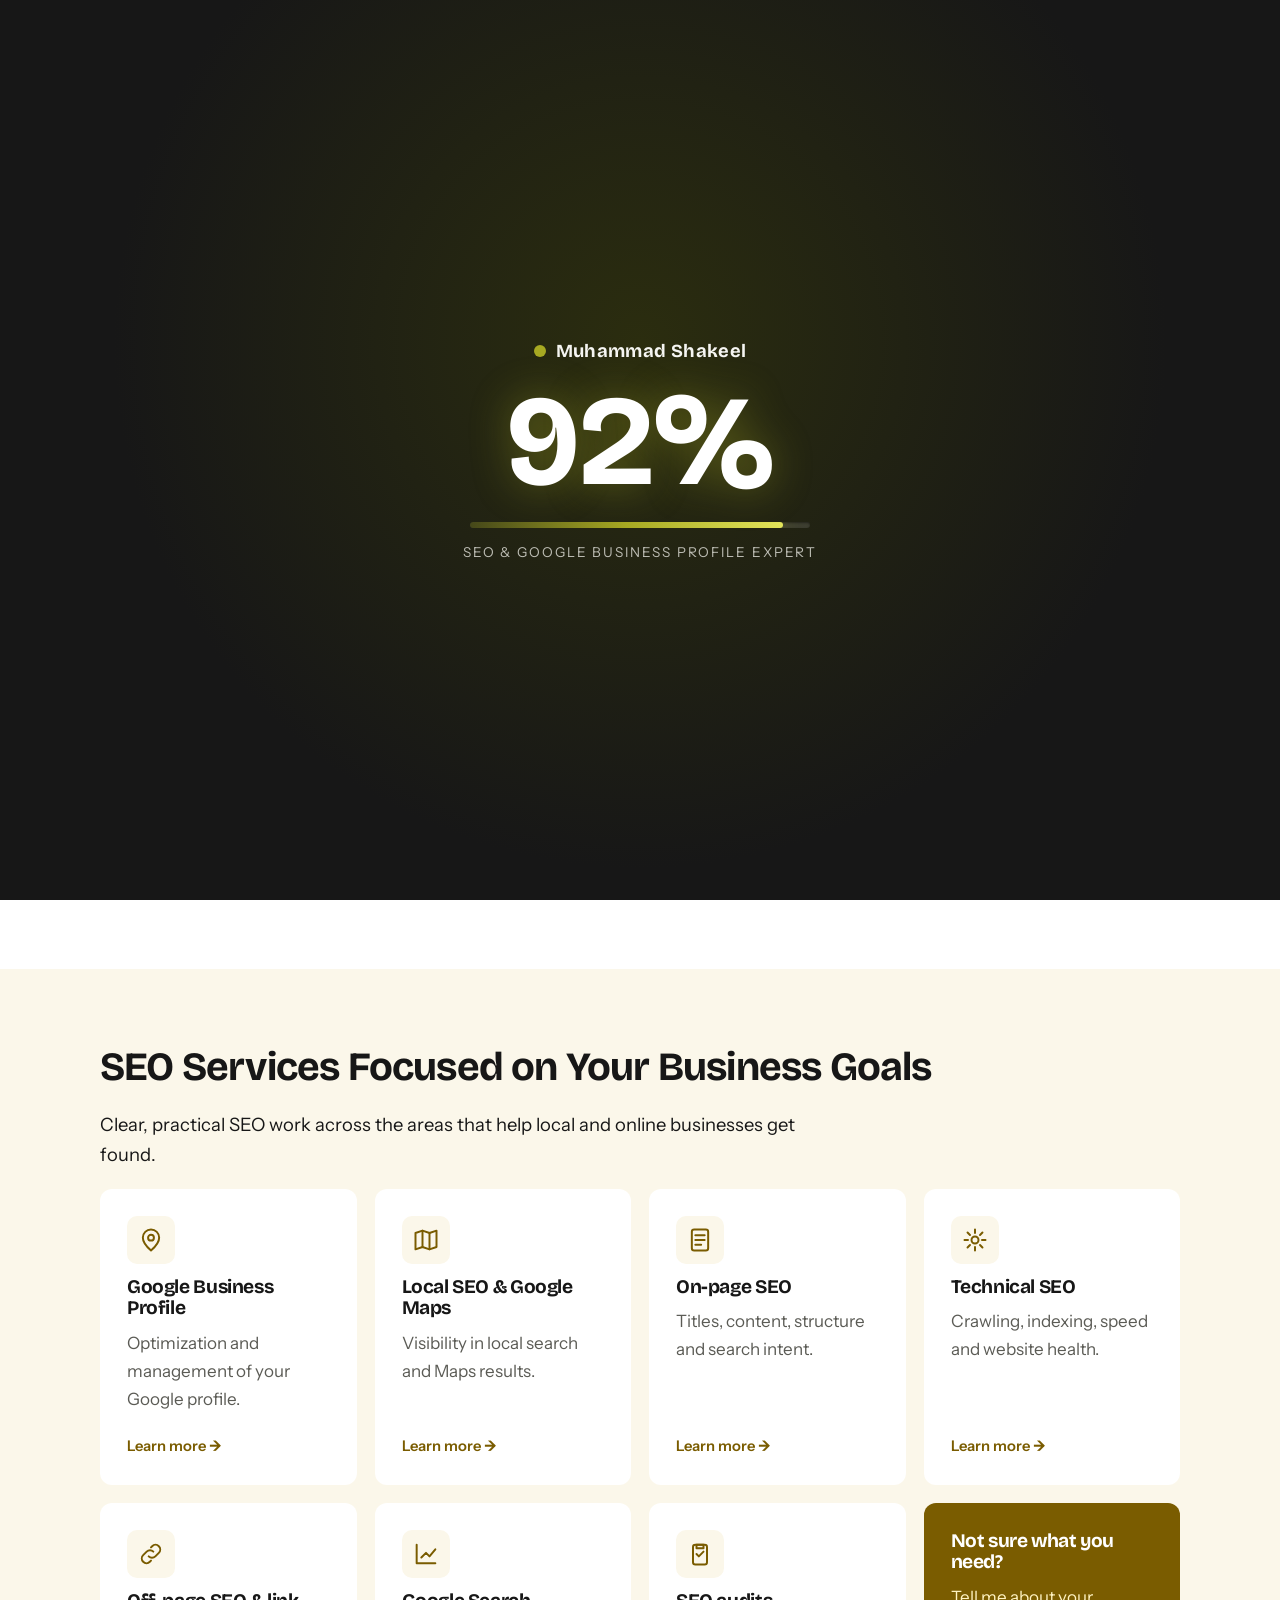
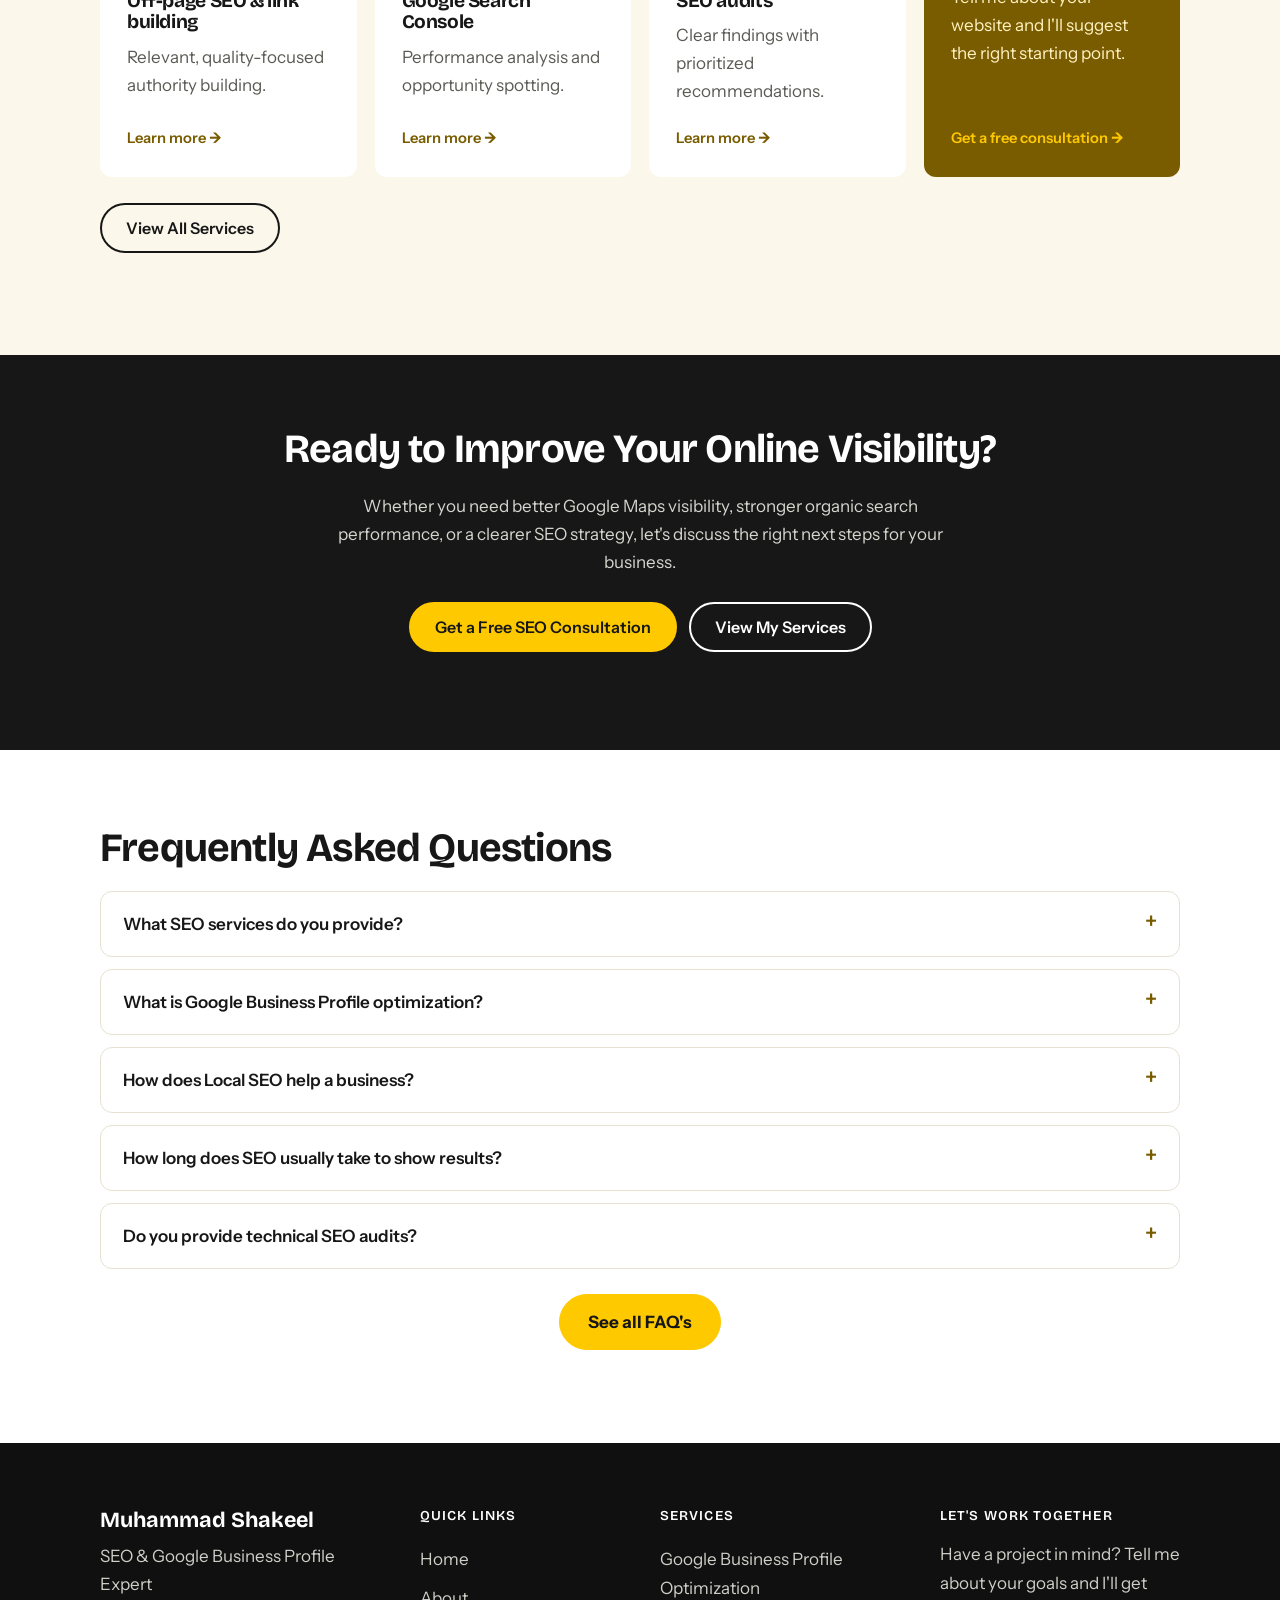
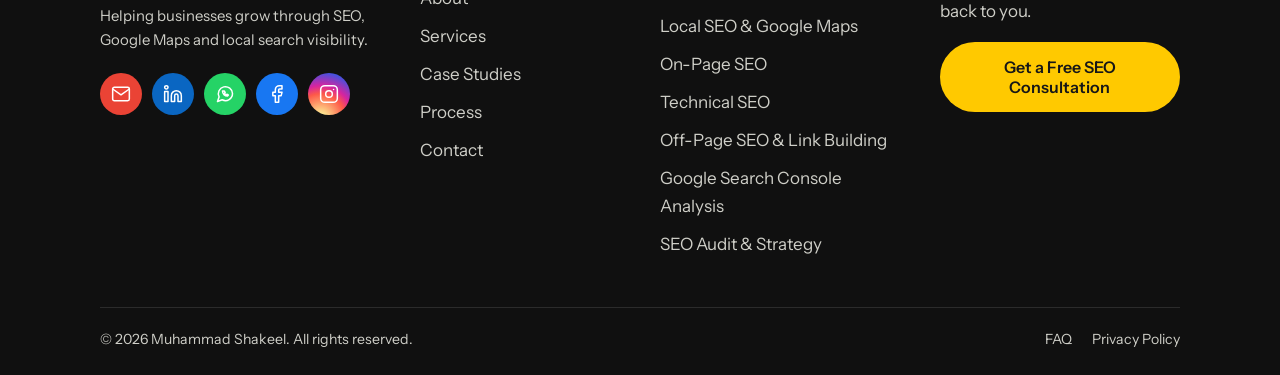
<file: index.html>
<!DOCTYPE html>
<html lang="en"><head><meta charset="utf-8"><meta name="viewport" content="width=device-width,initial-scale=1">
<title>SEO & Google Business Profile Specialist | Muhammad Shakeel</title><meta name="description" content="Muhammad Shakeel helps businesses improve online visibility through SEO, Google Maps optimization, link building and technical website improvements.">
<!-- Google Search Console verification: <meta name="google-site-verification" content="YOUR_CODE"> -->
<meta property="og:type" content="website"><meta property="og:title" content="SEO & Google Business Profile Specialist | Muhammad Shakeel"><meta property="og:description" content="Muhammad Shakeel helps businesses improve online visibility through SEO, Google Maps optimization, link building and technical website improvements."><meta property="og:image" content="assets/img/headshot.png">
<link rel="preconnect" href="https://fonts.googleapis.com"><link rel="preconnect" href="https://fonts.gstatic.com" crossorigin>
<link href="https://fonts.googleapis.com/css2?family=Bricolage+Grotesque:wght@600;700&family=Instrument+Sans:wght@400;500;600&display=swap" rel="stylesheet">
<link rel="stylesheet" href="assets/css/style.css"><script type="application/ld+json">{"@context": "https://schema.org", "@type": "ProfessionalService", "name": "Muhammad Shakeel \u2013 SEO & Google Business Profile Specialist", "description": "SEO, Local SEO, Google Business Profile optimization, technical SEO and link building services.", "founder": {"@type": "Person", "name": "Muhammad Shakeel", "jobTitle": "SEO & Google Business Profile Specialist"}}</script><script src="assets/js/preloader.js"></script>
</head>
<body><div id="site-header"></div>
<main>

<section class="hero"><div class="wrap"><div>
<h1>Grow Your Business with Smarter SEO &amp; Local Search Visibility</h1>
<p class="lead">I'm Muhammad Shakeel, an SEO and Google Business Profile specialist helping businesses improve their online visibility through strategic SEO, Google Maps optimization, quality link building, and technical website improvements.</p>
<div class="btns"><button class="btn" data-open-form>Get a Free SEO Consultation</button><a class="btn ghost" href="services.html">Explore My Services</a></div>
</div>
<div class="hero-art"><div class="badge-scene"><div class="badge-swing"><div class="strap" aria-hidden="true"><span>SEO EXPERT &bull; MUHAMMAD SHAKEEL &bull; SEO EXPERT &bull; MUHAMMAD SHAKEEL</span></div><div class="clip" aria-hidden="true"></div>
<figure class="idcard"><span class="idhole" aria-hidden="true"></span><p class="idrole">SEO &amp; GBP</p><p class="idtitle">EXPERT</p>
<img src="assets/img/headshot-badge.webp" alt="Portrait of Muhammad Shakeel" width="280" height="350" fetchpriority="high">
<figcaption><b>Muhammad Shakeel</b><span>Local SEO &middot; Google Maps &middot; Link Building</span></figcaption><i class="bars" aria-hidden="true"></i></figure></div></div></div></div></section>
<section class="alt"><div class="wrap"><h2>SEO Services Focused on Your Business Goals</h2><p class="lead">Clear, practical SEO work across the areas that help local and online businesses get found.</p><div class="grid xgrid" data-expertise></div>
<div class="btns"><a class="btn ghost" href="services.html">View All Services</a></div></div></section>
<div data-cta></div>
<section><div class="wrap"><h2>Frequently Asked Questions</h2><div data-faq="5"></div><p><a href="faq.html">See all FAQ's</a></p></div></section>
</main>
<div id="site-footer"></div>
<script src="assets/js/config.js"></script><script src="data/services.js"></script><script src="data/projects.js"></script><script src="data/faq.js"></script><script src="assets/js/site.js"></script>
</body></html>
</file>
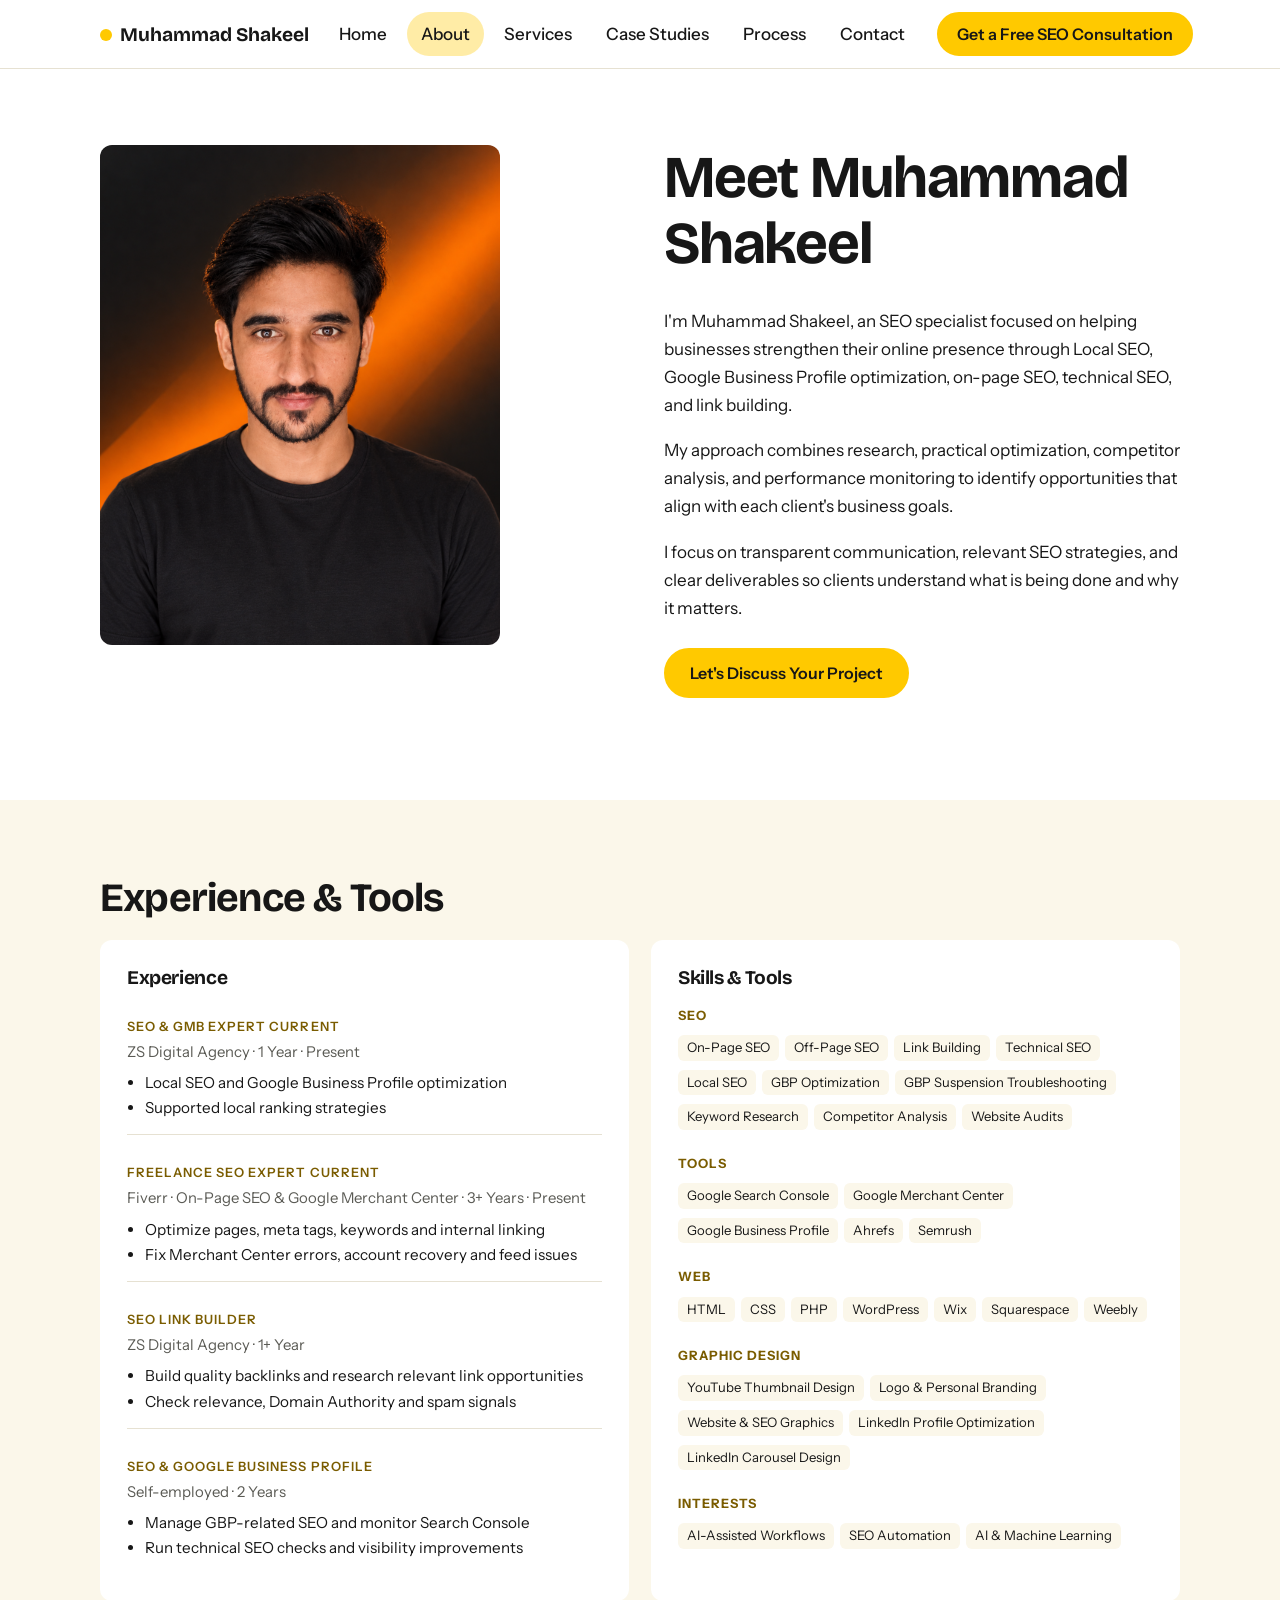
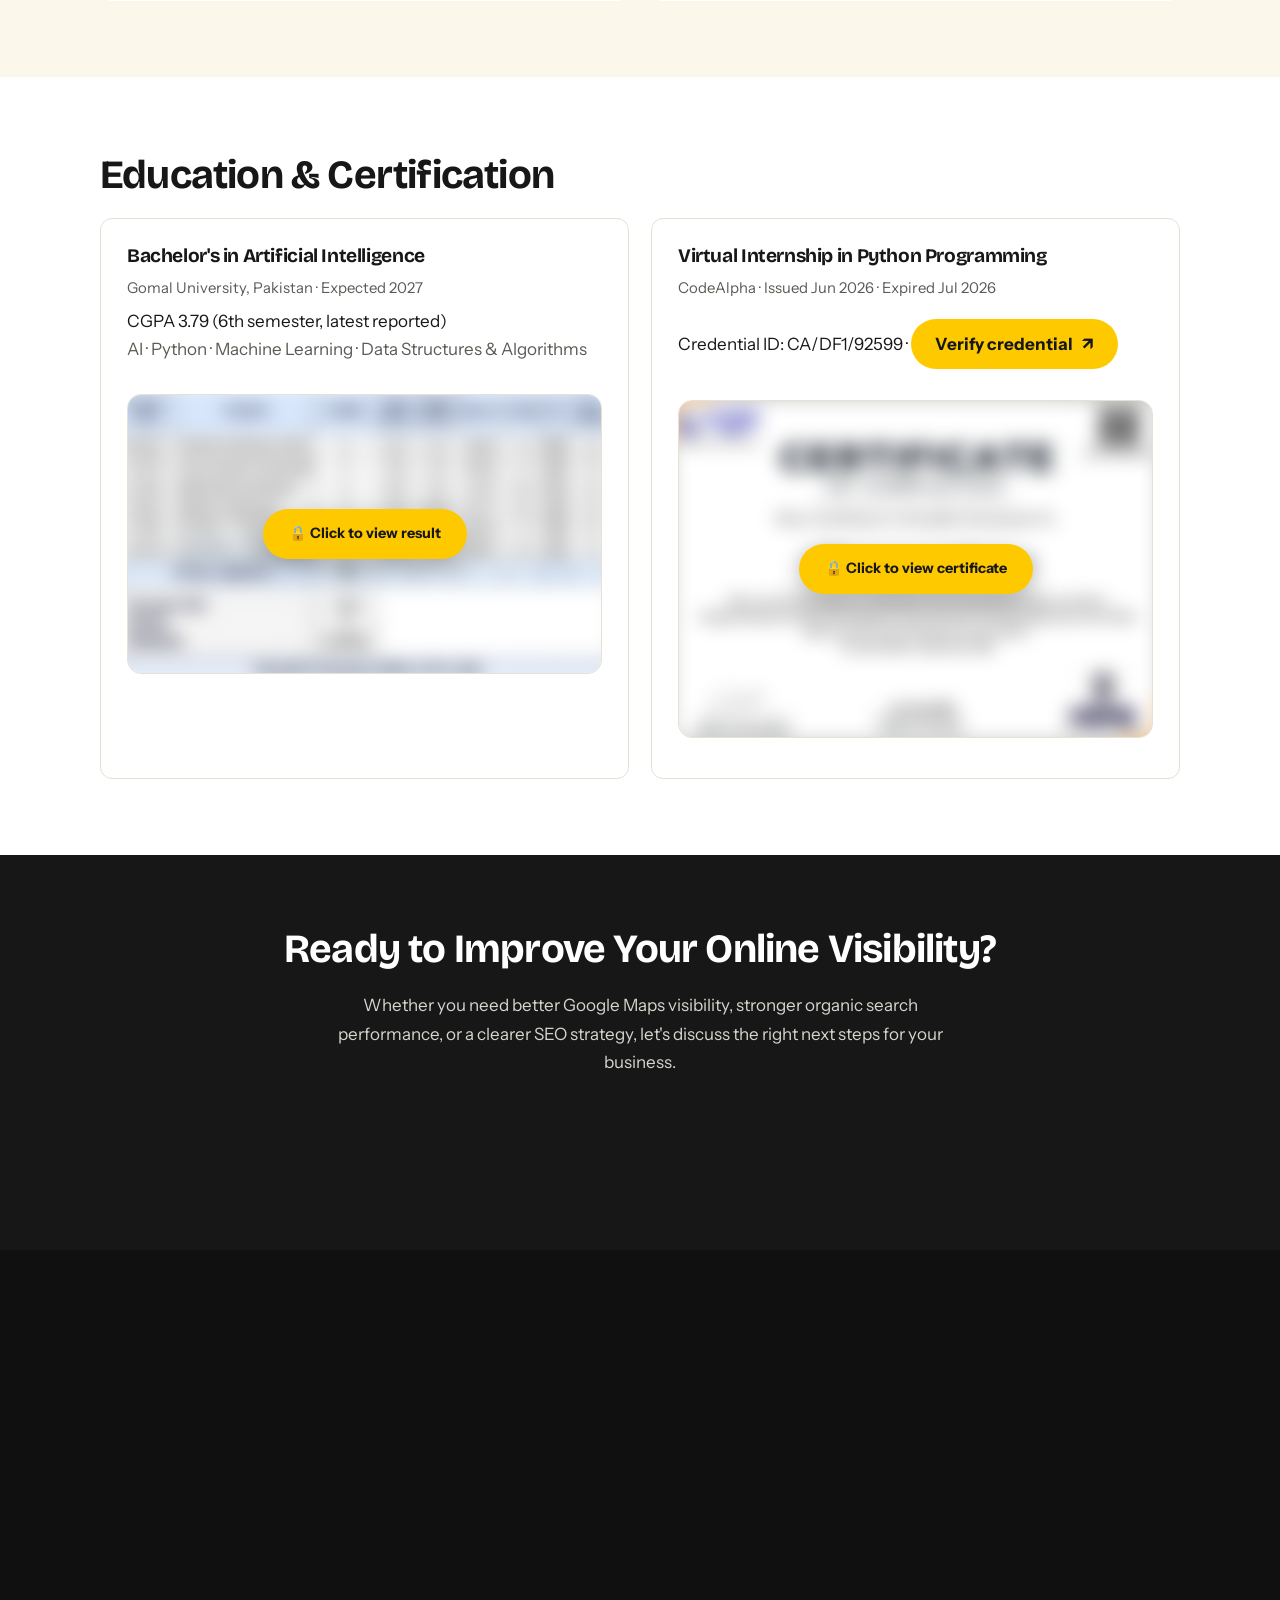
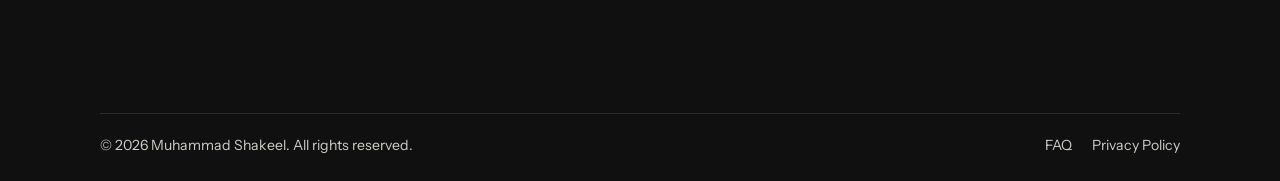
<file: about.html>
<!DOCTYPE html>
<html lang="en"><head><meta charset="utf-8"><meta name="viewport" content="width=device-width,initial-scale=1">
<title>About | Muhammad Shakeel – SEO & Google Business Profile Specialist</title><meta name="description" content="Meet Muhammad Shakeel, an SEO specialist focused on Local SEO, Google Business Profile optimization, on-page SEO, technical SEO and link building.">
<!-- Google Search Console verification: <meta name="google-site-verification" content="YOUR_CODE"> -->
<meta property="og:type" content="website"><meta property="og:title" content="About | Muhammad Shakeel – SEO & Google Business Profile Specialist"><meta property="og:description" content="Meet Muhammad Shakeel, an SEO specialist focused on Local SEO, Google Business Profile optimization, on-page SEO, technical SEO and link building."><meta property="og:image" content="assets/img/headshot.png">
<link rel="preconnect" href="https://fonts.googleapis.com"><link rel="preconnect" href="https://fonts.gstatic.com" crossorigin>
<link href="https://fonts.googleapis.com/css2?family=Bricolage+Grotesque:wght@600;700&family=Instrument+Sans:wght@400;500;600&display=swap" rel="stylesheet">
<link rel="stylesheet" href="assets/css/style.css"></head>
<body><div id="site-header"></div>
<main>

<section><div class="wrap two"><img src="assets/img/about.png" alt="Portrait of Muhammad Shakeel" width="400" height="500" style="border-radius:12px">
<div><h1>Meet Muhammad Shakeel</h1>
<p>I'm Muhammad Shakeel, an SEO specialist focused on helping businesses strengthen their online presence through Local SEO, Google Business Profile optimization, on-page SEO, technical SEO, and link building.</p>
<p>My approach combines research, practical optimization, competitor analysis, and performance monitoring to identify opportunities that align with each client's business goals.</p>
<p>I focus on transparent communication, relevant SEO strategies, and clear deliverables so clients understand what is being done and why it matters.</p>
<div class="btns"><button class="btn" data-open-form>Let's Discuss Your Project</button></div></div></div></section>
<section class="alt"><div class="wrap"><h2>Experience &amp; Tools</h2><div class="grid two2">
<div class="card"><h3>Experience</h3>
<div class="job"><h4>SEO &amp; GMB Expert <span class="now">Current</span></h4><p class="meta">ZS Digital Agency · 1 Year · Present</p><ul><li>Local SEO and Google Business Profile optimization</li><li>Supported local ranking strategies</li></ul></div>
<div class="job"><h4>Freelance SEO Expert <span class="now">Current</span></h4><p class="meta">Fiverr · On-Page SEO &amp; Google Merchant Center · 3+ Years · Present</p><ul><li>Optimize pages, meta tags, keywords and internal linking</li><li>Fix Merchant Center errors, account recovery and feed issues</li></ul></div>
<div class="job"><h4>SEO Link Builder</h4><p class="meta">ZS Digital Agency · 1+ Year</p><ul><li>Build quality backlinks and research relevant link opportunities</li><li>Check relevance, Domain Authority and spam signals</li></ul></div>
<div class="job"><h4>SEO &amp; Google Business Profile</h4><p class="meta">Self-employed · 2 Years</p><ul><li>Manage GBP-related SEO and monitor Search Console</li><li>Run technical SEO checks and visibility improvements</li></ul></div></div>
<div class="card"><h3>Skills &amp; Tools</h3>
<h4>SEO</h4><p><span class="tag">On-Page SEO</span><span class="tag">Off-Page SEO</span><span class="tag">Link Building</span><span class="tag">Technical SEO</span><span class="tag">Local SEO</span><span class="tag">GBP Optimization</span><span class="tag">GBP Suspension Troubleshooting</span><span class="tag">Keyword Research</span><span class="tag">Competitor Analysis</span><span class="tag">Website Audits</span></p>
<h4>Tools</h4><p><span class="tag">Google Search Console</span><span class="tag">Google Merchant Center</span><span class="tag">Google Business Profile</span><span class="tag">Ahrefs</span><span class="tag">Semrush</span></p>
<h4>Web</h4><p><span class="tag">HTML</span><span class="tag">CSS</span><span class="tag">PHP</span><span class="tag">WordPress</span><span class="tag">Wix</span><span class="tag">Squarespace</span><span class="tag">Weebly</span></p>
<h4>Graphic Design</h4><p><span class="tag">YouTube Thumbnail Design</span><span class="tag">Logo &amp; Personal Branding</span><span class="tag">Website &amp; SEO Graphics</span><span class="tag">LinkedIn Profile Optimization</span><span class="tag">LinkedIn Carousel Design</span></p>
<h4>Interests</h4><p><span class="tag">AI-Assisted Workflows</span><span class="tag">SEO Automation</span><span class="tag">AI &amp; Machine Learning</span></p></div>
</div></div></section>
<section><div class="wrap"><h2>Education &amp; Certification</h2><div class="grid two2">
<div class="card"><h3>Bachelor's in Artificial Intelligence</h3><p class="meta">Gomal University, Pakistan · Expected 2027</p>
<p>CGPA 3.79 (6th semester, latest reported)<br><span class="muted">AI · Python · Machine Learning · Data Structures &amp; Algorithms</span></p>
<!-- SEMESTER RESULT IMAGE: result image ko assets/img/results.jpg naam se save karo, phir neeche wali div line ko is se badlo:
<img class="slot" src="assets/img/results.jpg" alt="Semester results" width="640" height="400" loading="lazy">
-->
<div class="slot"><button type="button" class="proof" data-full="assets/img/semester-6-result.png" data-alt="Semester 6 result card: semester GPA 4.00, overall CGPA 3.79 out of 4.00">
<img src="assets/img/semester-6-result.png" alt="Blurred preview of semester 6 result card">
<span class="proof-cta">🔒 Click to view result</span></button></div></div>
<div class="card"><h3>Virtual Internship in Python Programming</h3><p class="meta">CodeAlpha · Issued Jun 2026 · Expired Jul 2026</p>
<p>Credential ID: CA/DF1/92599 · <a href="https://www.codealpha.tech/#/verification?id=CA%2FDF1%2F92599" target="_blank" rel="noopener">Verify credential</a></p>
<!-- CERTIFICATE IMAGE: certificate ko assets/img/certificate.jpg naam se save karo, phir neeche wali div line ko is se badlo:
<img class="slot" src="assets/img/certificate.jpg" alt="CodeAlpha Python Programming internship certificate" width="640" height="400" loading="lazy">
-->
<div class="slot"><button type="button" class="proof" data-full="assets/img/codealpha-python-certificate.png" data-alt="CodeAlpha Virtual Internship in Python Programming certificate of completion for Muhammad Shakeel">
<img src="assets/img/codealpha-python-certificate.png" alt="Blurred preview of CodeAlpha Python Programming internship certificate">
<span class="proof-cta">🔒 Click to view certificate</span></button></div></div>
</div></div></section>
<div data-cta></div>
</main>
<div id="site-footer"></div>
<script src="assets/js/config.js"></script><script src="data/services.js"></script><script src="data/projects.js"></script><script src="data/faq.js"></script><script src="assets/js/site.js"></script>
<script src="assets/js/proof.js"></script>
</body></html>
</file>
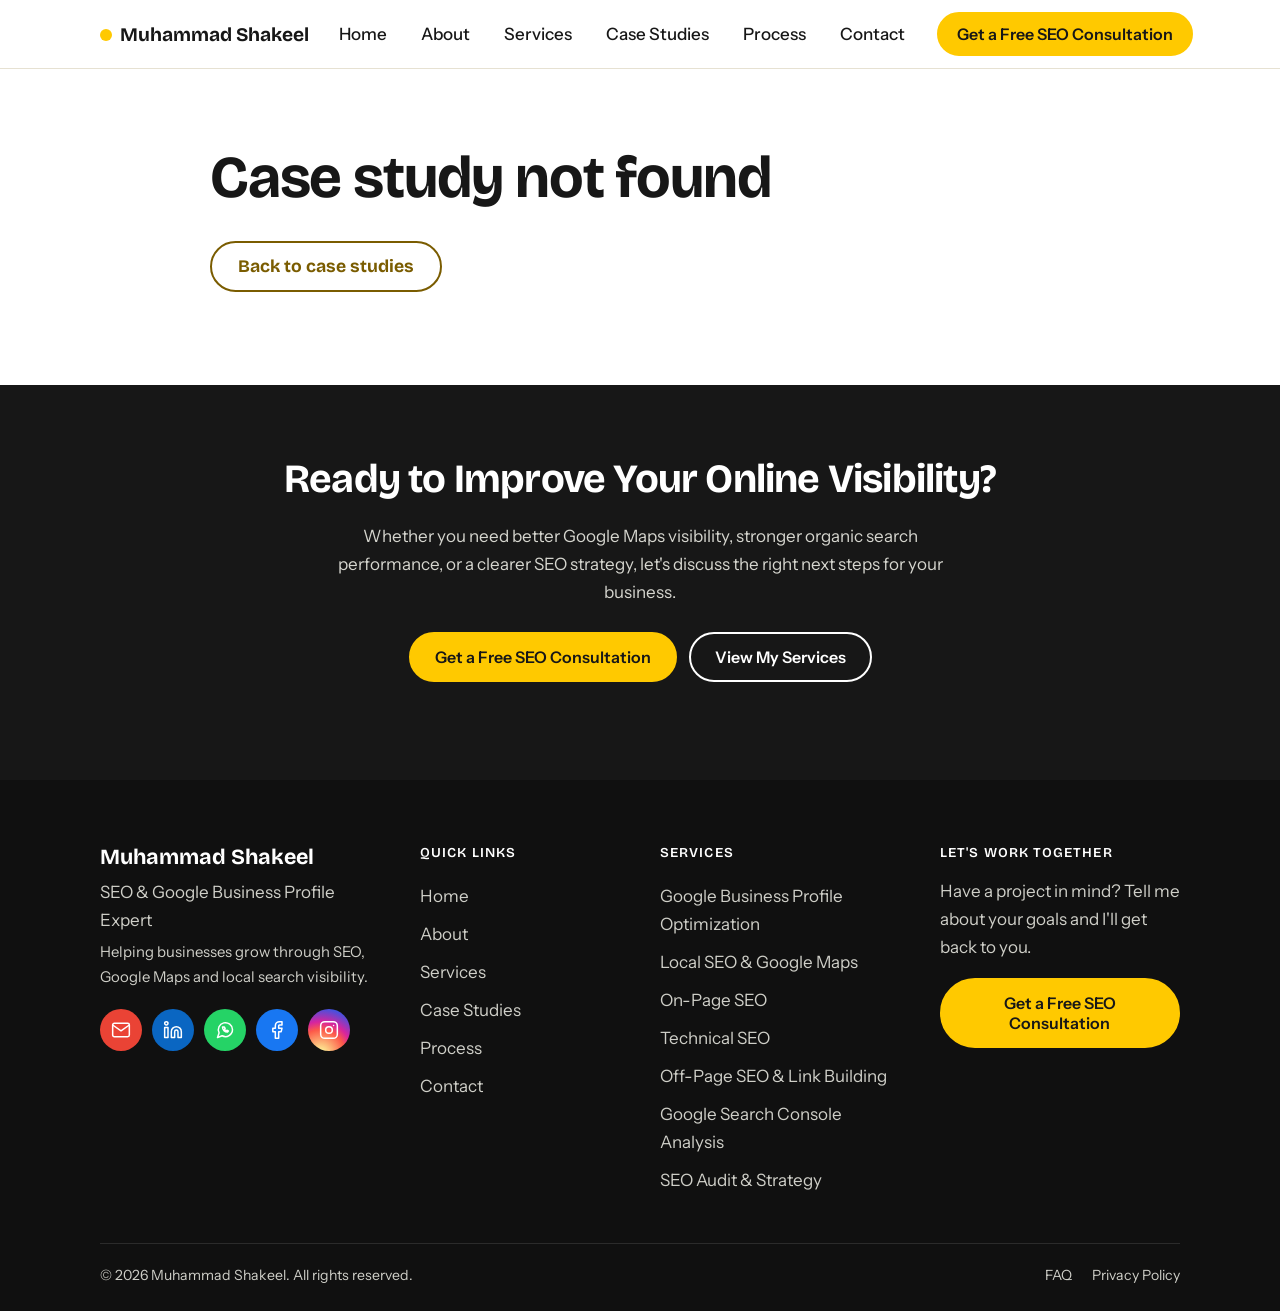
<file: case.html>
<!DOCTYPE html>
<html lang="en"><head><meta charset="utf-8"><meta name="viewport" content="width=device-width,initial-scale=1">
<title>Case Study | Muhammad Shakeel – SEO &amp; Google Business Profile Specialist</title><meta name="description" content="SEO case studies and projects by Muhammad Shakeel across Local SEO, Google Business Profile, technical SEO and link building.">
<!-- Google Search Console verification: <meta name="google-site-verification" content="YOUR_CODE"> -->
<meta property="og:type" content="website"><meta property="og:title" content="Portfolio & Case Studies | Muhammad Shakeel – SEO & Google Business Profile Specialist"><meta property="og:description" content="SEO case studies and projects by Muhammad Shakeel across Local SEO, Google Business Profile, technical SEO and link building."><meta property="og:image" content="assets/img/headshot.svg">
<link rel="preconnect" href="https://fonts.googleapis.com"><link rel="preconnect" href="https://fonts.gstatic.com" crossorigin>
<link href="https://fonts.googleapis.com/css2?family=Bricolage+Grotesque:wght@600;700&family=Instrument+Sans:wght@400;500;600&display=swap" rel="stylesheet">
<link rel="stylesheet" href="assets/css/style.css"></head>
<body><div id="site-header"></div>
<main>
<section><div class="wrap case-page" data-case></div></section>
<div data-cta></div>
</main>
<div id="site-footer"></div>
<script src="assets/js/config.js"></script><script src="data/services.js"></script><script src="data/projects.js"></script><script src="data/faq.js"></script><script src="assets/js/site.js"></script>
</body></html>
</file>
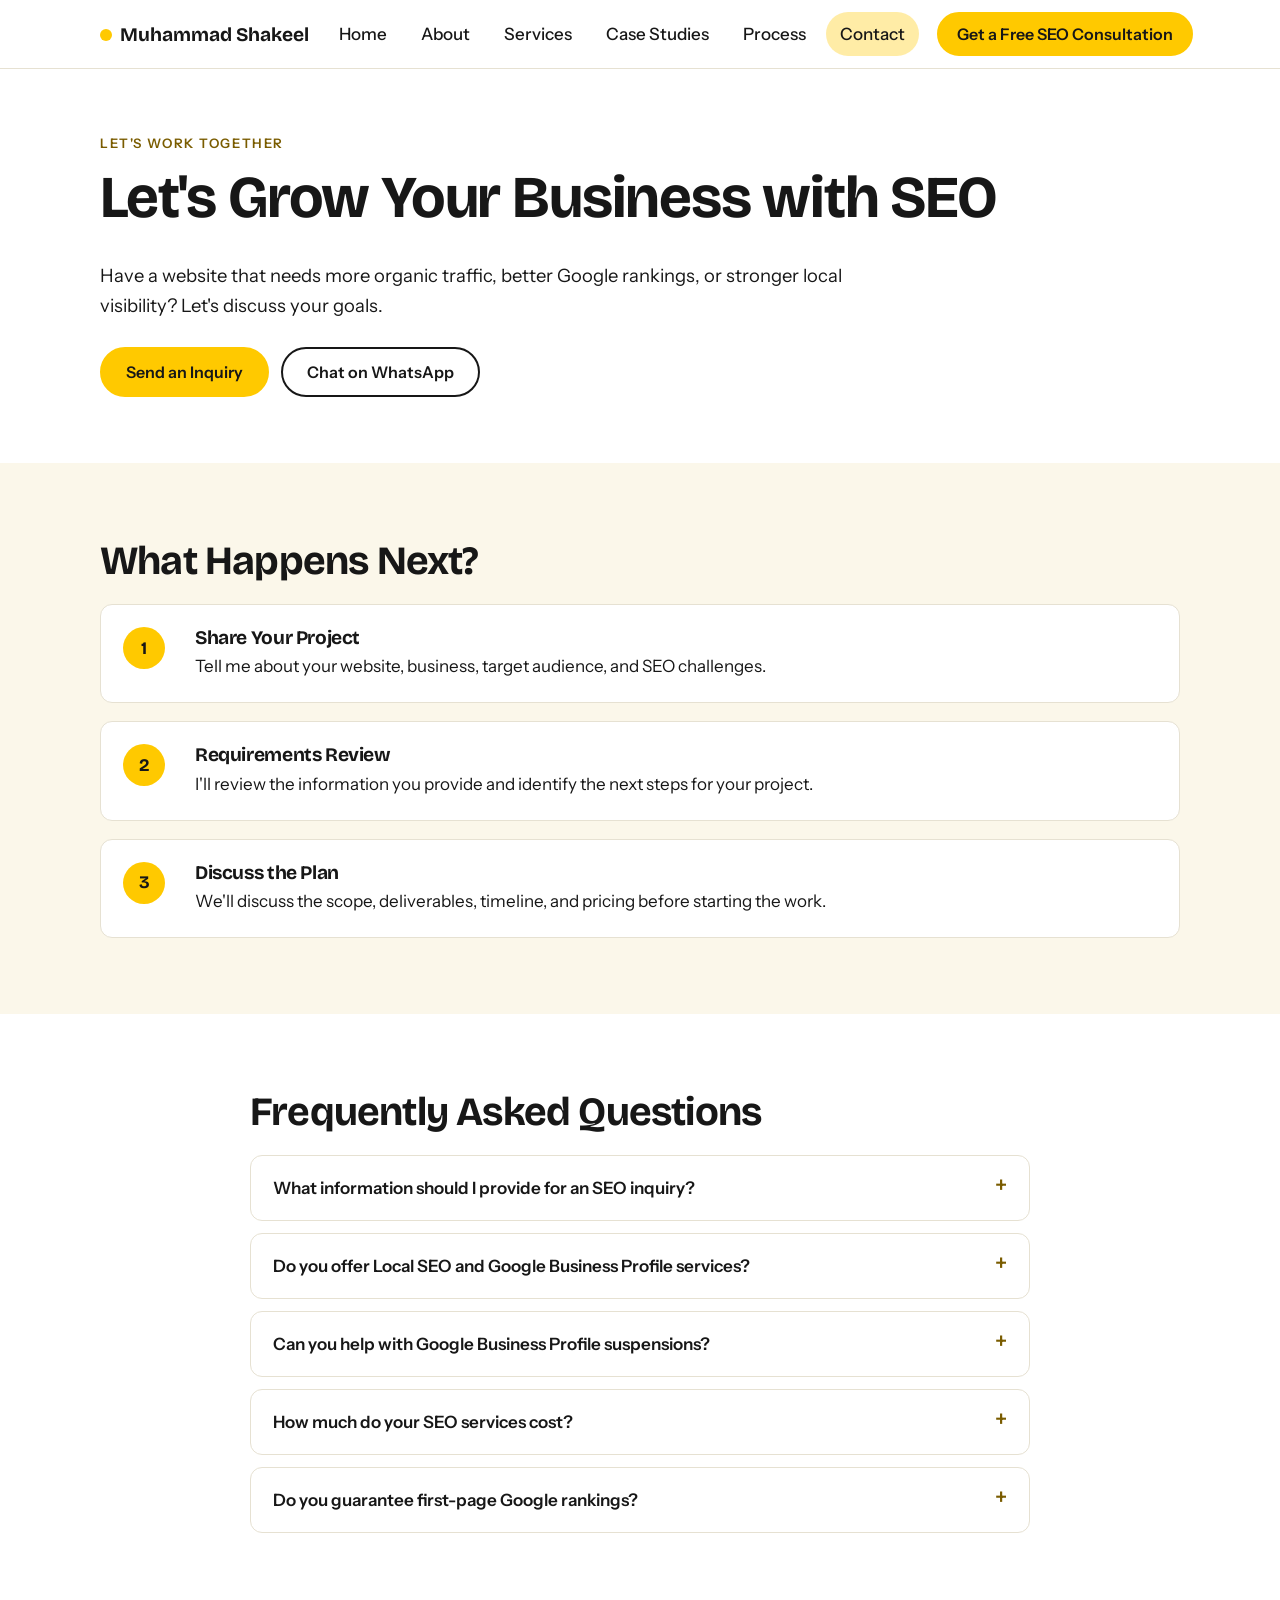
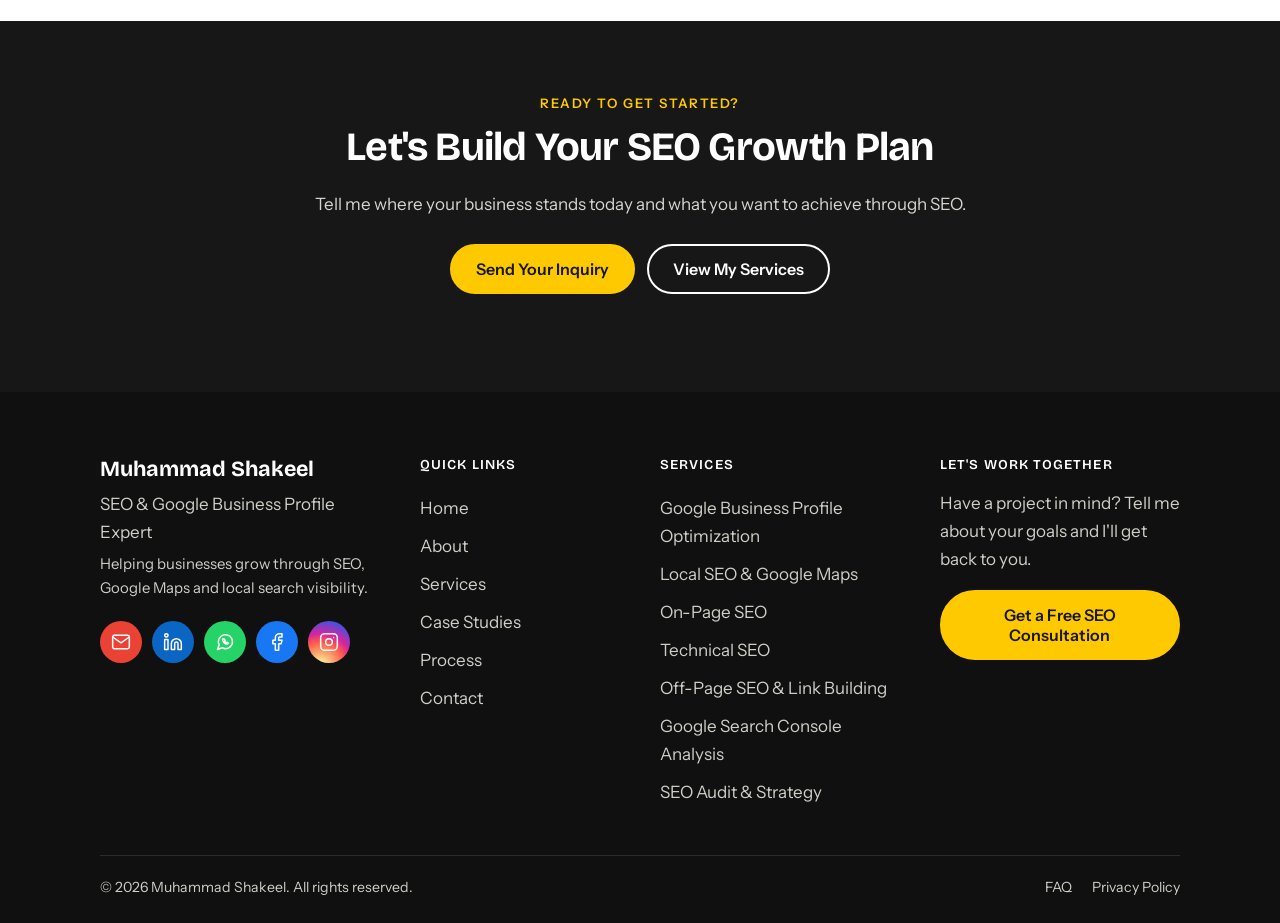
<file: contact.html>
<!DOCTYPE html>
<html lang="en"><head><meta charset="utf-8"><meta name="viewport" content="width=device-width,initial-scale=1">
<title>Contact | Muhammad Shakeel – SEO & Google Business Profile Specialist</title><meta name="description" content="Request a free SEO consultation. Send your project details and receive a reply by email.">
<!-- Google Search Console verification: <meta name="google-site-verification" content="YOUR_CODE"> -->
<meta property="og:type" content="website"><meta property="og:title" content="Contact | Muhammad Shakeel – SEO & Google Business Profile Specialist"><meta property="og:description" content="Request a free SEO consultation. Send your project details and receive a reply by email."><meta property="og:image" content="assets/img/headshot.svg">
<link rel="preconnect" href="https://fonts.googleapis.com"><link rel="preconnect" href="https://fonts.gstatic.com" crossorigin>
<link href="https://fonts.googleapis.com/css2?family=Bricolage+Grotesque:wght@600;700&family=Instrument+Sans:wght@400;500;600&display=swap" rel="stylesheet">
<link rel="stylesheet" href="assets/css/style.css"></head>
<body><div id="site-header"></div>
<main>

<section class="chero"><div class="wrap">
<p class="eyebrow">LET'S WORK TOGETHER</p>
<h1>Let's Grow Your Business with SEO</h1>
<p class="lead">Have a website that needs more organic traffic, better Google rankings, or stronger local visibility? Let's discuss your goals.</p>
<div class="btns"><button class="btn" data-open-form>Send an Inquiry</button><a class="btn ghost" id="wa-btn" href="#" target="_blank" rel="noopener">Chat on WhatsApp</a></div>
</div></section>

<section class="alt"><div class="wrap"><h2>What Happens Next?</h2>
<ol class="steps">
<li><div><h3>Share Your Project</h3><p>Tell me about your website, business, target audience, and SEO challenges.</p></div></li>
<li><div><h3>Requirements Review</h3><p>I'll review the information you provide and identify the next steps for your project.</p></div></li>
<li><div><h3>Discuss the Plan</h3><p>We'll discuss the scope, deliverables, timeline, and pricing before starting the work.</p></div></li>
</ol></div></section>

<section><div class="wrap narrow"><h2>Frequently Asked Questions</h2>
<details><summary>What information should I provide for an SEO inquiry?</summary><p>Your website URL, target location, preferred service, and main business goals are a good starting point.</p></details>
<details><summary>Do you offer Local SEO and Google Business Profile services?</summary><p>Yes, I offer Local SEO and Google Business Profile optimization, depending on your business needs.</p></details>
<details><summary>Can you help with Google Business Profile suspensions?</summary><p>I can review the available information, identify potential issues, and guide you through the appropriate reinstatement process. Reinstatement is not guaranteed.</p></details>
<details><summary>How much do your SEO services cost?</summary><p>Pricing depends on the service, project scope, competition, and required deliverables. Contact me to discuss your requirements.</p></details>
<details><summary>Do you guarantee first-page Google rankings?</summary><p>No one can guarantee specific Google rankings. My focus is on SEO best practices, measurable improvements, and sustainable growth.</p></details>
</div></section>

<section class="cta"><div class="wrap"><p class="eyebrow" style="color:var(--brand)">READY TO GET STARTED?</p><h2>Let's Build Your SEO Growth Plan</h2><p>Tell me where your business stands today and what you want to achieve through SEO.</p>
<div class="btns"><button class="btn" data-open-form>Send Your Inquiry</button><a class="btn ghost" href="services.html">View My Services</a></div></div></section>
</main>
<div id="site-footer"></div>
<script src="assets/js/config.js"></script><script src="data/services.js"></script><script src="data/projects.js"></script><script src="data/faq.js"></script><script src="assets/js/site.js"></script>
<script>
(function(){var d=String((window.SITE||{}).whatsapp||"").replace(/\D/g,""),b=document.getElementById("wa-btn");
if(d&&b)b.href="https://wa.me/"+d;})();
</script>
</body></html>
</file>
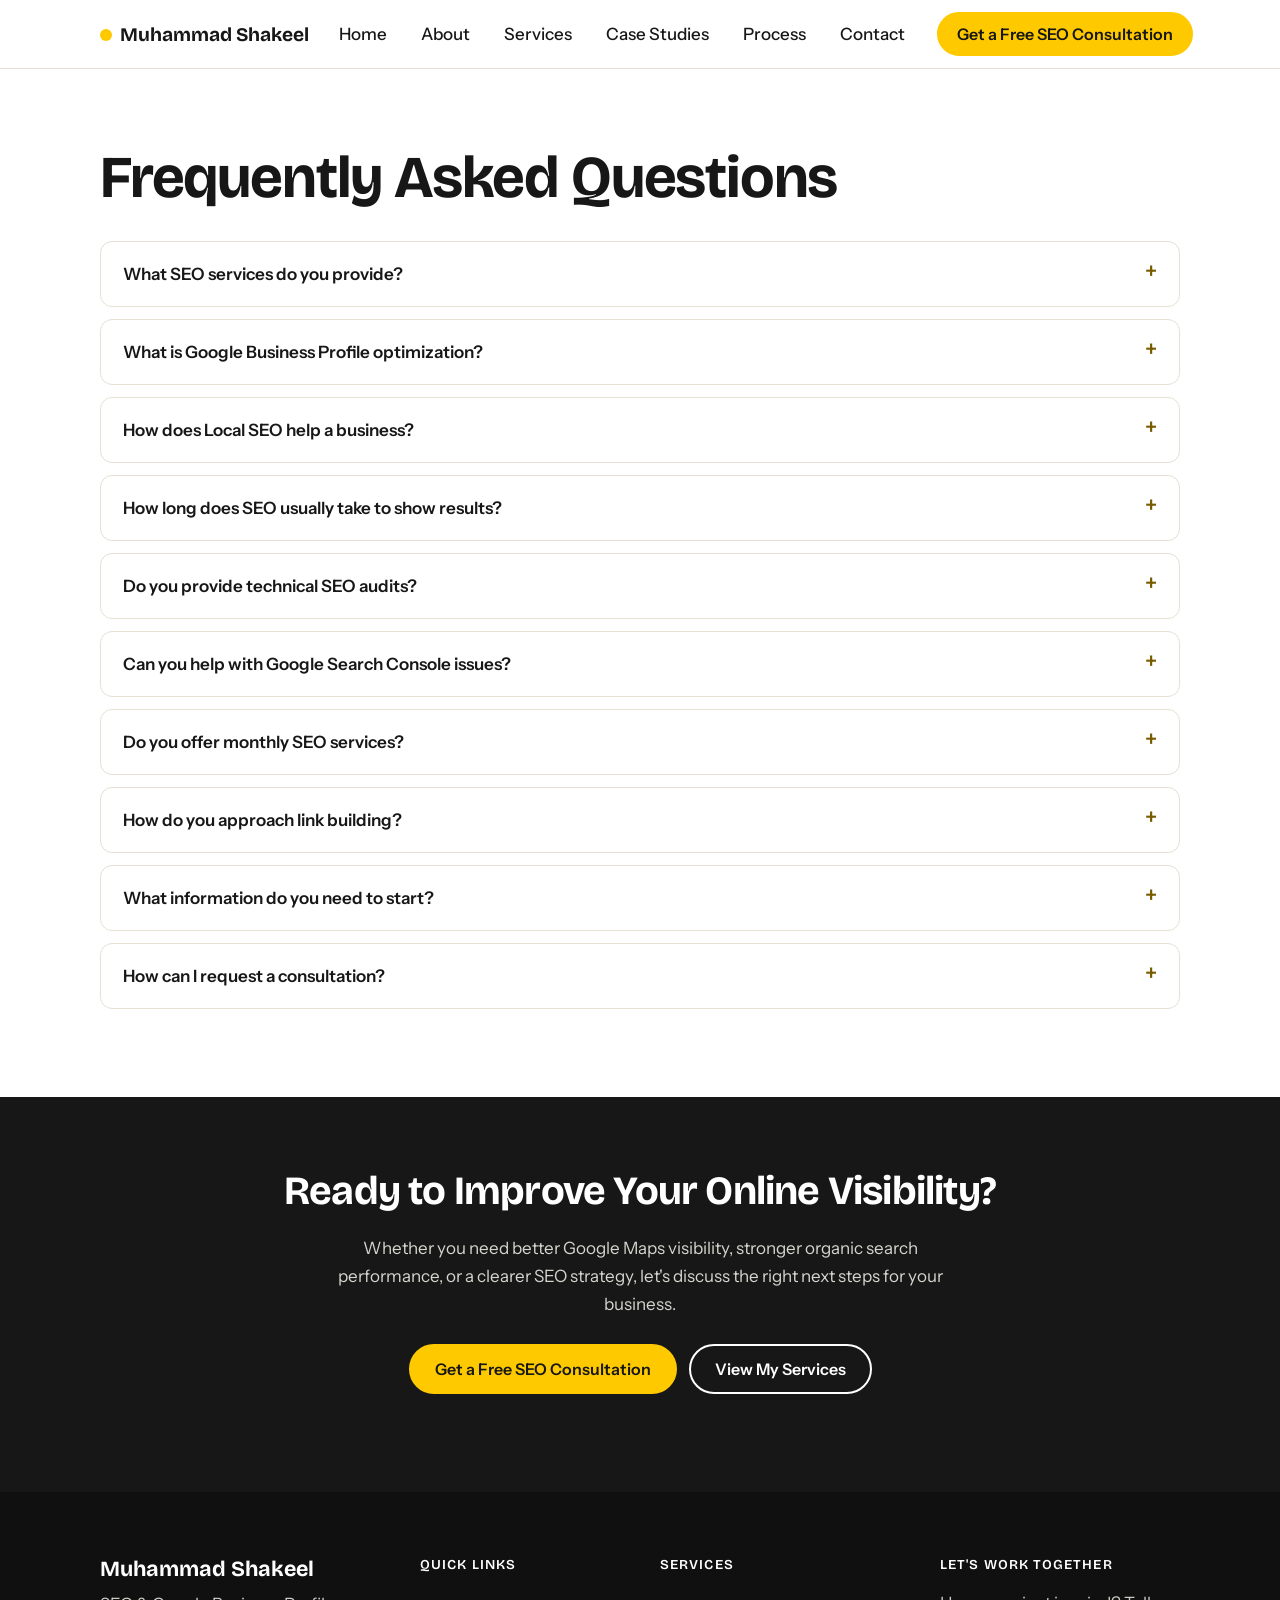
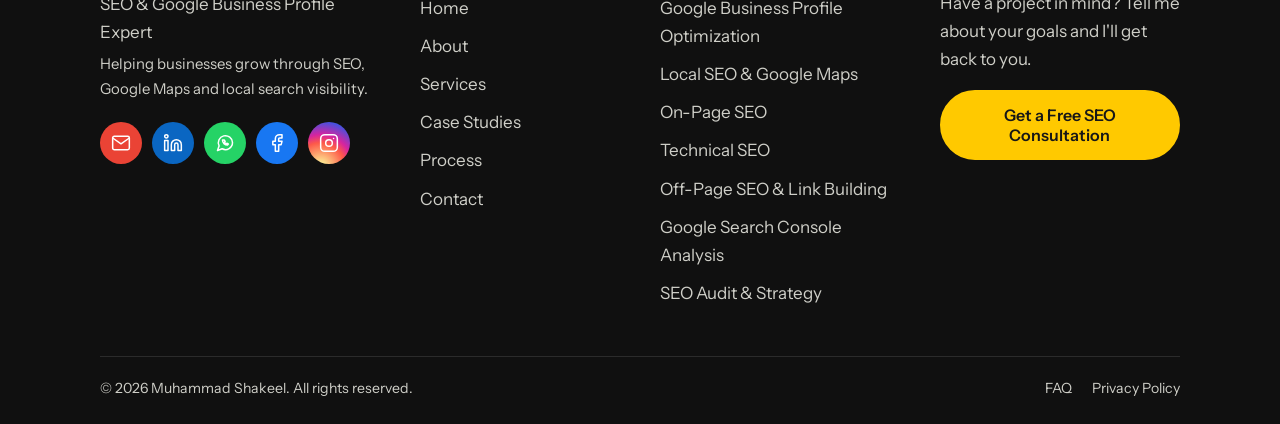
<file: faq.html>
<!DOCTYPE html>
<html lang="en"><head><meta charset="utf-8"><meta name="viewport" content="width=device-width,initial-scale=1">
<title>FAQ | Muhammad Shakeel – SEO & Google Business Profile Specialist</title><meta name="description" content="Answers about SEO services, Google Business Profile, Local SEO, timelines, audits and how to get started.">
<!-- Google Search Console verification: <meta name="google-site-verification" content="YOUR_CODE"> -->
<meta property="og:type" content="website"><meta property="og:title" content="FAQ | Muhammad Shakeel – SEO & Google Business Profile Specialist"><meta property="og:description" content="Answers about SEO services, Google Business Profile, Local SEO, timelines, audits and how to get started."><meta property="og:image" content="assets/img/headshot.svg">
<link rel="preconnect" href="https://fonts.googleapis.com"><link rel="preconnect" href="https://fonts.gstatic.com" crossorigin>
<link href="https://fonts.googleapis.com/css2?family=Bricolage+Grotesque:wght@600;700&family=Instrument+Sans:wght@400;500;600&display=swap" rel="stylesheet">
<link rel="stylesheet" href="assets/css/style.css"></head>
<body><div id="site-header"></div>
<main>

<section><div class="wrap"><h1>Frequently Asked Questions</h1><div data-faq></div></div></section><div data-cta></div>
</main>
<div id="site-footer"></div>
<script src="assets/js/config.js"></script><script src="data/services.js"></script><script src="data/projects.js"></script><script src="data/faq.js"></script><script src="assets/js/site.js"></script>
</body></html>
</file>
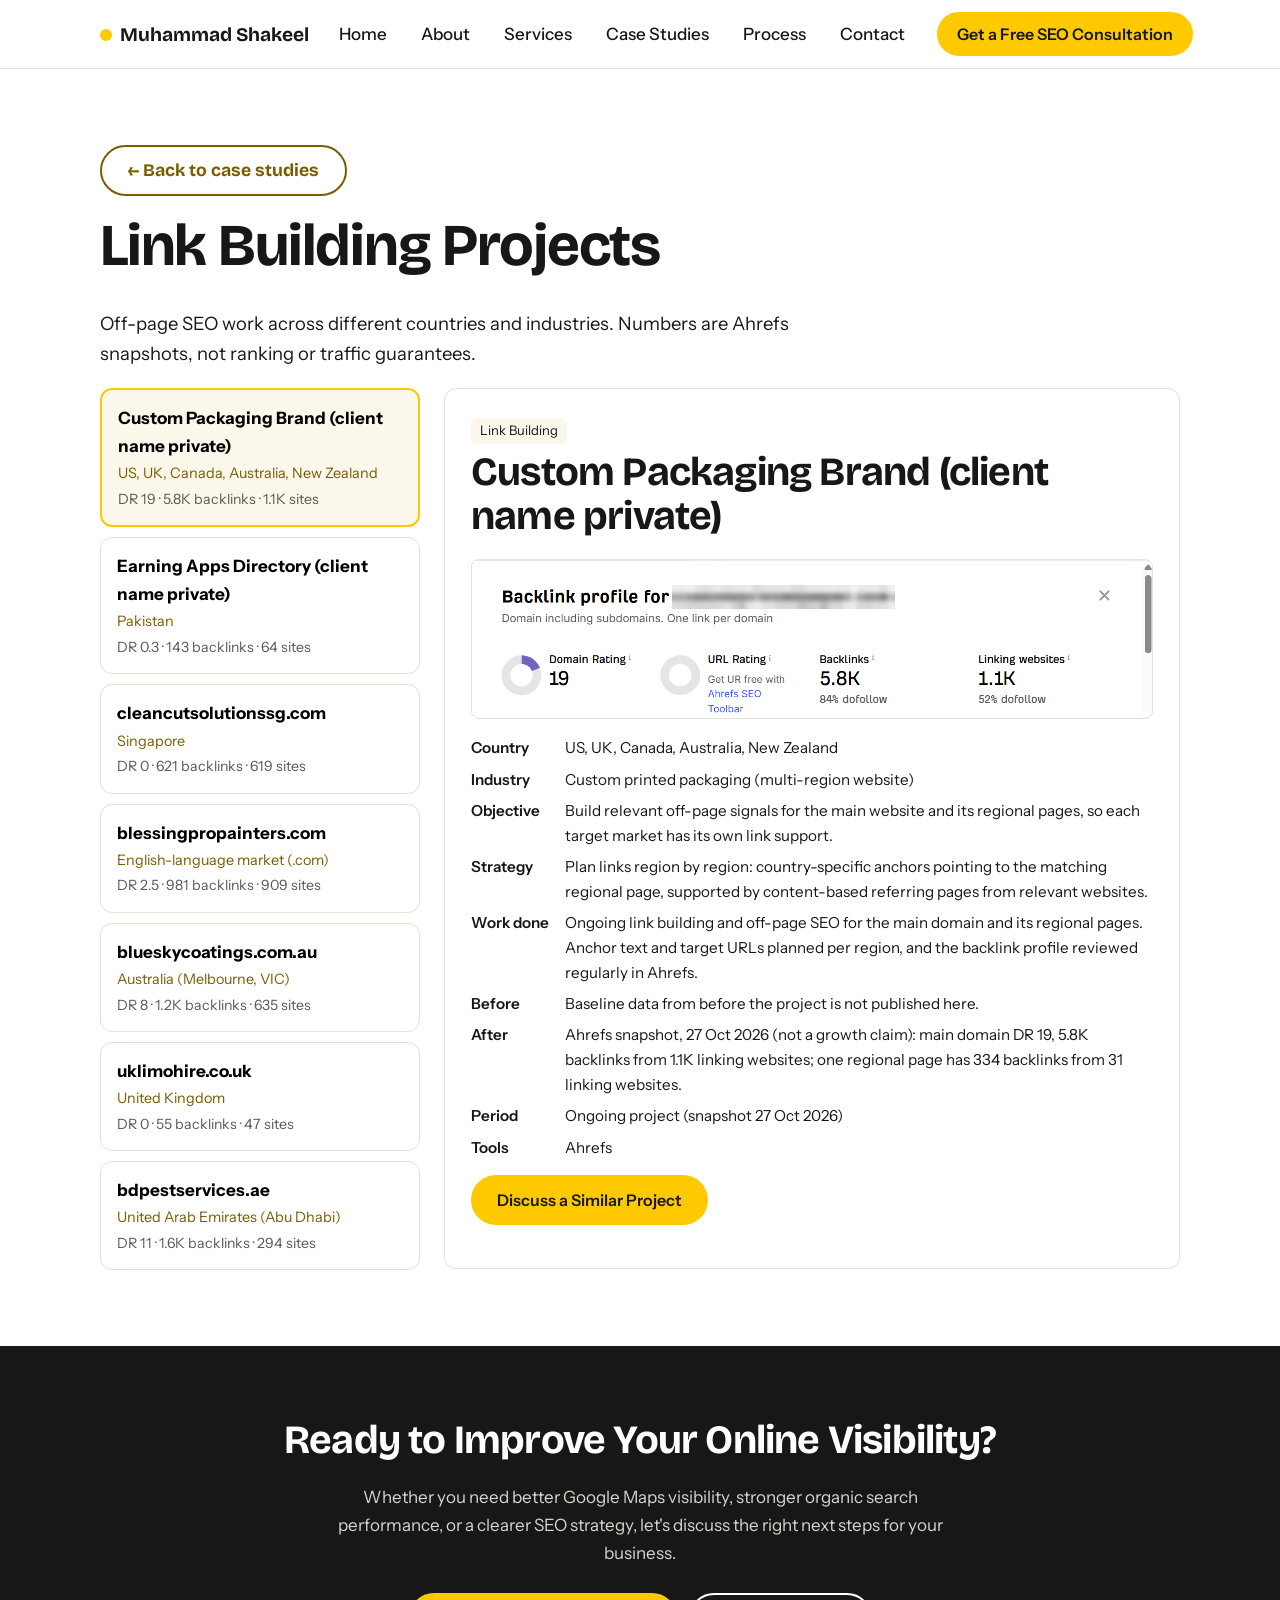
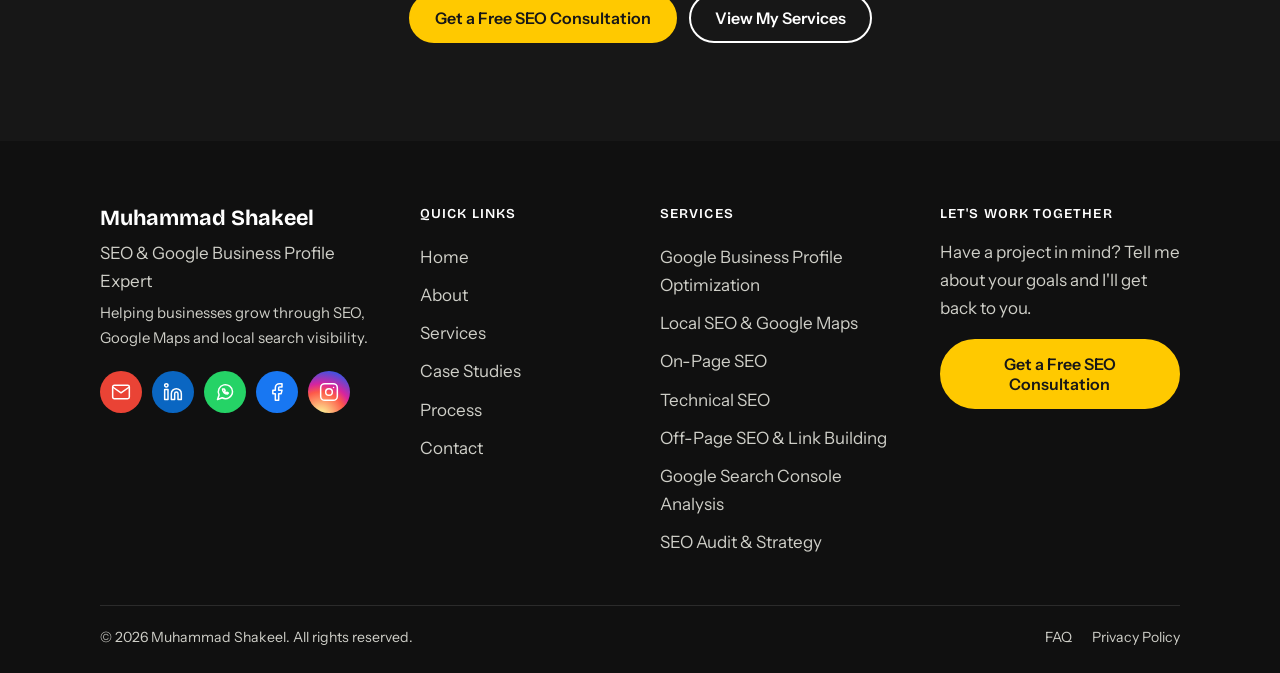
<file: link-building.html>
<!DOCTYPE html>
<html lang="en"><head><meta charset="utf-8"><meta name="viewport" content="width=device-width,initial-scale=1">
<title>Link Building Projects | Muhammad Shakeel – SEO & Google Business Profile Specialist</title><meta name="description" content="Link building and off-page SEO projects across Singapore, Australia, UK, UAE and more, with Ahrefs backlink snapshots.">
<link rel="preconnect" href="https://fonts.googleapis.com"><link rel="preconnect" href="https://fonts.gstatic.com" crossorigin>
<link href="https://fonts.googleapis.com/css2?family=Bricolage+Grotesque:wght@600;700&family=Instrument+Sans:wght@400;500;600&display=swap" rel="stylesheet">
<link rel="stylesheet" href="assets/css/style.css">
<style>
.lbwrap{display:grid;grid-template-columns:320px 1fr;gap:24px;align-items:start}
.lb-list{display:grid;gap:10px}
.lb-card{text-align:left;background:#fff;border:1px solid var(--line);border-radius:var(--r);padding:14px 16px;font:inherit;cursor:pointer;display:grid;gap:2px;transition:transform .2s,border-color .2s}
.lb-card:hover{transform:translateY(-3px);border-color:var(--brand)}
.lb-card[aria-pressed=true]{border:2px solid var(--brand);background:var(--mist)}
.lb-card span{color:var(--olive);font-size:.9rem}.lb-card small{color:#5b5b55}
.lb-detail{background:#fff;border:1px solid var(--line);border-radius:var(--r);padding:26px;position:sticky;top:84px}
.lb-detail img{border:1px solid var(--line);border-radius:8px;margin:12px 0 16px}
.lb-detail dl{display:grid;grid-template-columns:auto 1fr;gap:6px 16px;font-size:.95rem}.lb-detail dt{font-weight:600}.lb-detail dd{margin:0}
@media(max-width:860px){.lbwrap{grid-template-columns:1fr}.lb-detail{position:static}}
</style></head>
<body><div id="site-header"></div>
<main>
<section><div class="wrap"><p><a href="portfolio.html">&larr; Back to case studies</a></p><h1>Link Building Projects</h1><p class="lead">Off-page SEO work across different countries and industries. Numbers are Ahrefs snapshots, not ranking or traffic guarantees.</p>
<div class="lbwrap" id="lb"><div class="lb-list" id="lb-list"></div><article class="lb-detail" id="lb-detail"></article></div></div></section>
<div data-cta></div>
</main>
<div id="site-footer"></div>
<script src="assets/js/config.js"></script><script src="data/services.js"></script><script src="data/projects.js"></script><script src="data/faq.js"></script><script src="data/linkbuilding.js"></script><script src="assets/js/linkbuilding.js"></script><script src="assets/js/site.js"></script>
</body></html>
</file>
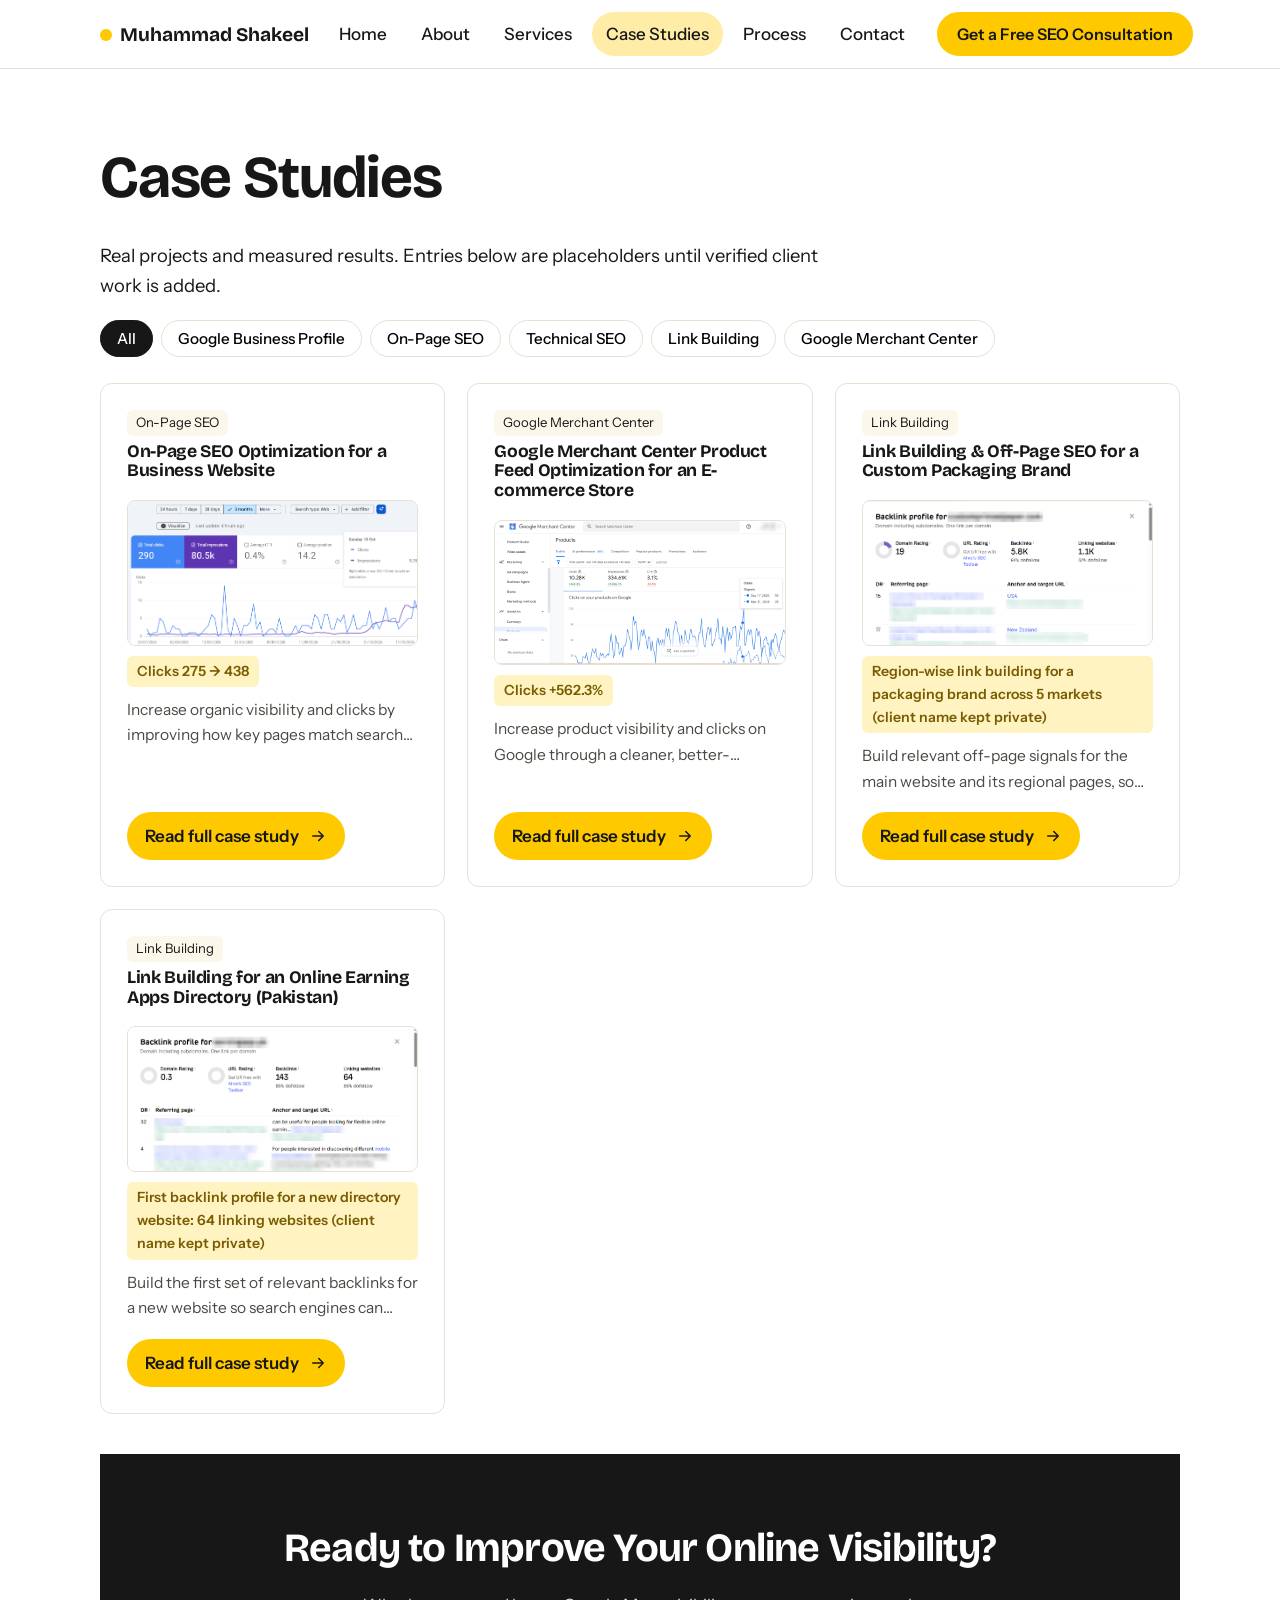
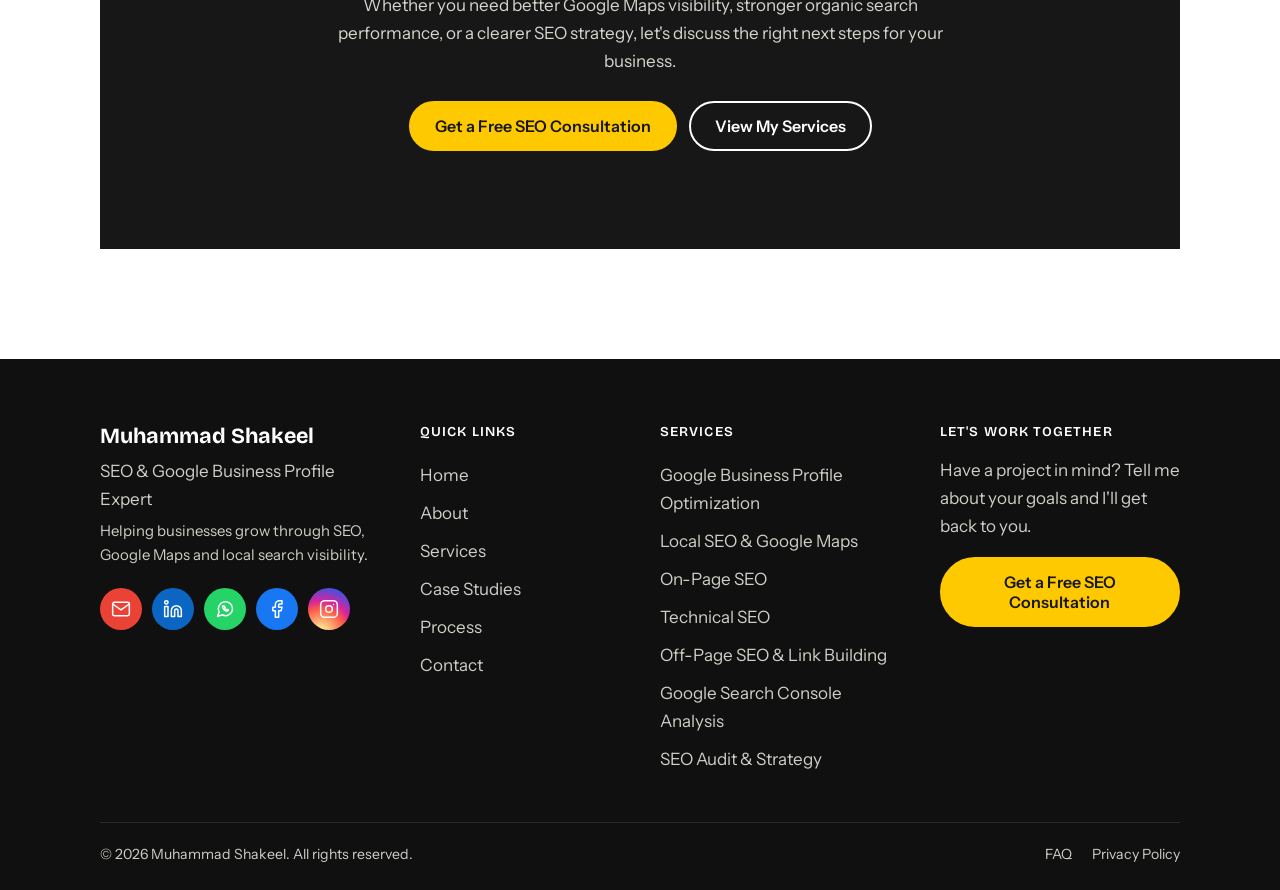
<file: portfolio.html>
<!DOCTYPE html>
<html lang="en"><head><meta charset="utf-8"><meta name="viewport" content="width=device-width,initial-scale=1">
<title>Portfolio & Case Studies | Muhammad Shakeel – SEO & Google Business Profile Specialist</title><meta name="description" content="SEO case studies and projects by Muhammad Shakeel across Local SEO, Google Business Profile, technical SEO and link building.">
<!-- Google Search Console verification: <meta name="google-site-verification" content="YOUR_CODE"> -->
<meta property="og:type" content="website"><meta property="og:title" content="Portfolio & Case Studies | Muhammad Shakeel – SEO & Google Business Profile Specialist"><meta property="og:description" content="SEO case studies and projects by Muhammad Shakeel across Local SEO, Google Business Profile, technical SEO and link building."><meta property="og:image" content="assets/img/headshot.png">
<link rel="preconnect" href="https://fonts.googleapis.com"><link rel="preconnect" href="https://fonts.gstatic.com" crossorigin>
<link href="https://fonts.googleapis.com/css2?family=Bricolage+Grotesque:wght@600;700&family=Instrument+Sans:wght@400;500;600&display=swap" rel="stylesheet">
<link rel="stylesheet" href="assets/css/style.css"></head>
<body><div id="site-header"></div>
<main>

<section style="padding-bottom:90px"><div class="wrap"><h1>Case Studies</h1><p class="lead">Real projects and measured results. Entries below are placeholders until verified client work is added.</p>
<div class="filters" id="filters" role="group" aria-label="Filter projects"></div><div class="grid" data-portfolio></div>
<p id="lb-more" hidden style="margin-top:28px"><a class="btn ghost" href="link-building.html">See all Link Building projects (7)</a></p><div data-cta></div>
</main>
<div id="site-footer"></div>
<script src="assets/js/config.js"></script><script src="data/services.js"></script><script src="data/projects.js"></script><script src="data/faq.js"></script><script src="assets/js/site.js"></script>
<script>
document.addEventListener("click",function(e){
  var b=e.target.closest("#filters button,#filters a");
  if(!b)return;
  document.getElementById("lb-more").hidden=!b.textContent.trim().startsWith("Link Building");
});
</script>

</body></html>
</file>
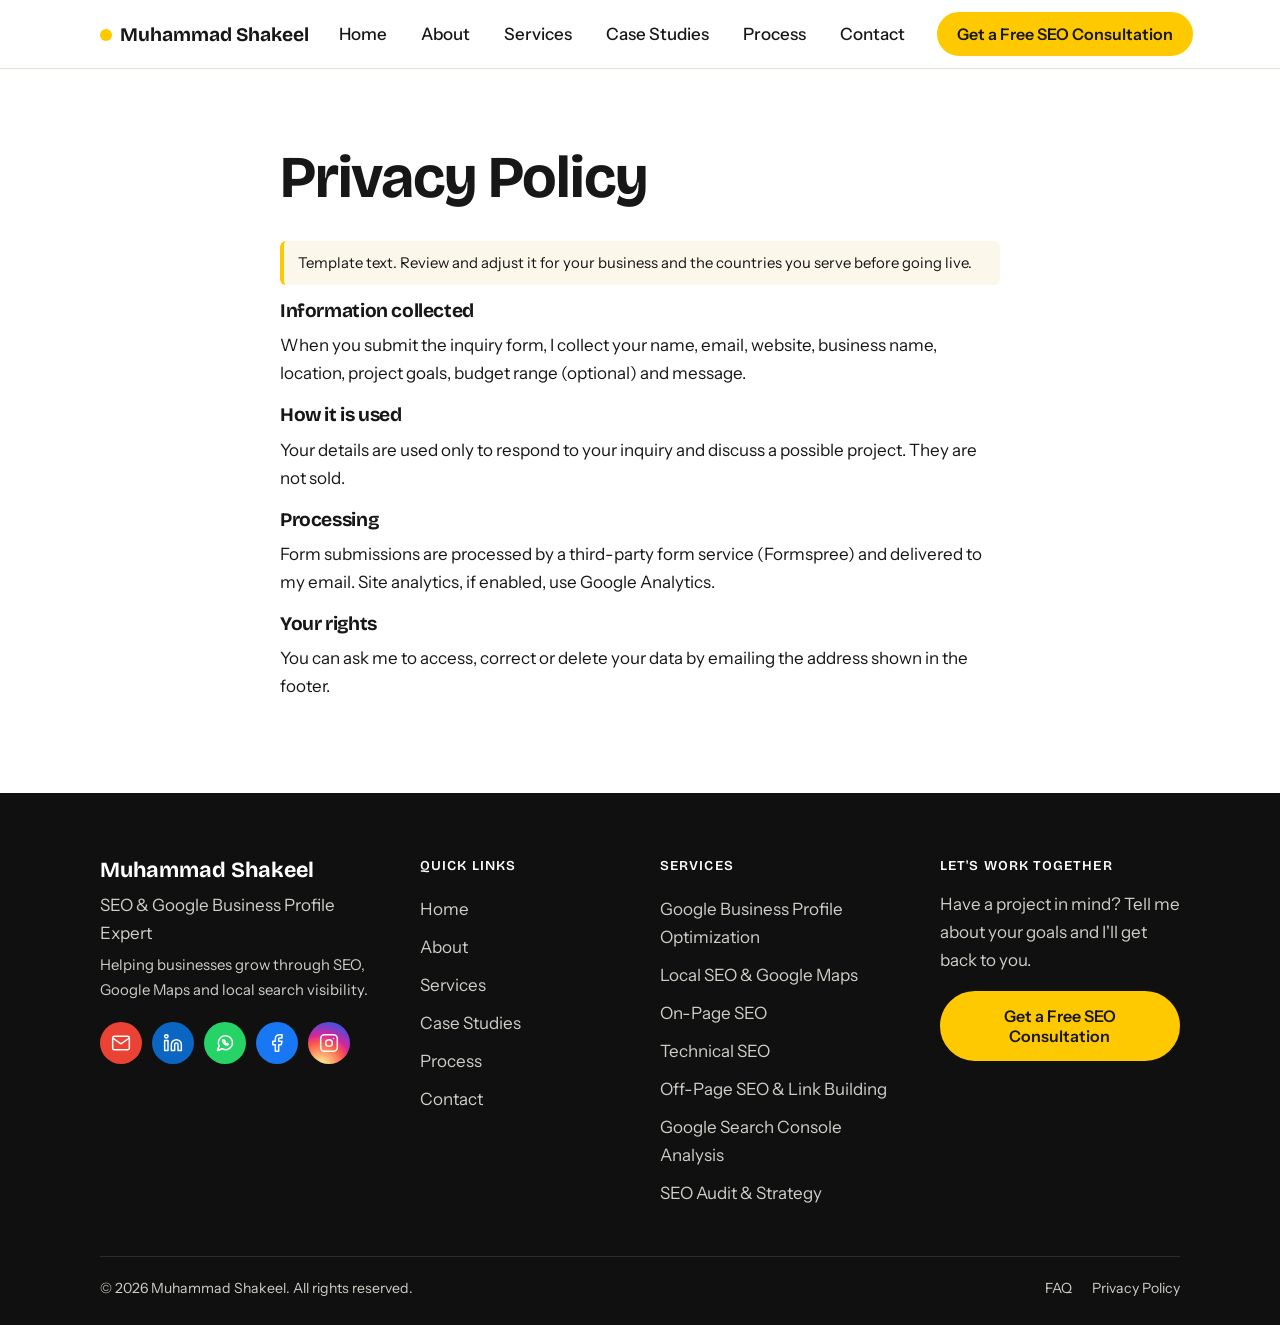
<file: privacy.html>
<!DOCTYPE html>
<html lang="en"><head><meta charset="utf-8"><meta name="viewport" content="width=device-width,initial-scale=1">
<title>Privacy Policy | Muhammad Shakeel – SEO & Google Business Profile Specialist</title><meta name="description" content="How inquiry form data is collected and used.">
<!-- Google Search Console verification: <meta name="google-site-verification" content="YOUR_CODE"> -->
<meta property="og:type" content="website"><meta property="og:title" content="Privacy Policy | Muhammad Shakeel – SEO & Google Business Profile Specialist"><meta property="og:description" content="How inquiry form data is collected and used."><meta property="og:image" content="assets/img/headshot.svg">
<link rel="preconnect" href="https://fonts.googleapis.com"><link rel="preconnect" href="https://fonts.gstatic.com" crossorigin>
<link href="https://fonts.googleapis.com/css2?family=Bricolage+Grotesque:wght@600;700&family=Instrument+Sans:wght@400;500;600&display=swap" rel="stylesheet">
<link rel="stylesheet" href="assets/css/style.css"></head>
<body><div id="site-header"></div>
<main>

<section><div class="wrap" style="max-width:760px"><h1>Privacy Policy</h1>
<p class="note">Template text. Review and adjust it for your business and the countries you serve before going live.</p>
<h3>Information collected</h3><p>When you submit the inquiry form, I collect your name, email, website, business name, location, project goals, budget range (optional) and message.</p>
<h3>How it is used</h3><p>Your details are used only to respond to your inquiry and discuss a possible project. They are not sold.</p>
<h3>Processing</h3><p>Form submissions are processed by a third-party form service (Formspree) and delivered to my email. Site analytics, if enabled, use Google Analytics.</p>
<h3>Your rights</h3><p>You can ask me to access, correct or delete your data by emailing the address shown in the footer.</p></div></section>
</main>
<div id="site-footer"></div>
<script src="assets/js/config.js"></script><script src="data/services.js"></script><script src="data/projects.js"></script><script src="data/faq.js"></script><script src="assets/js/site.js"></script>
</body></html>
</file>
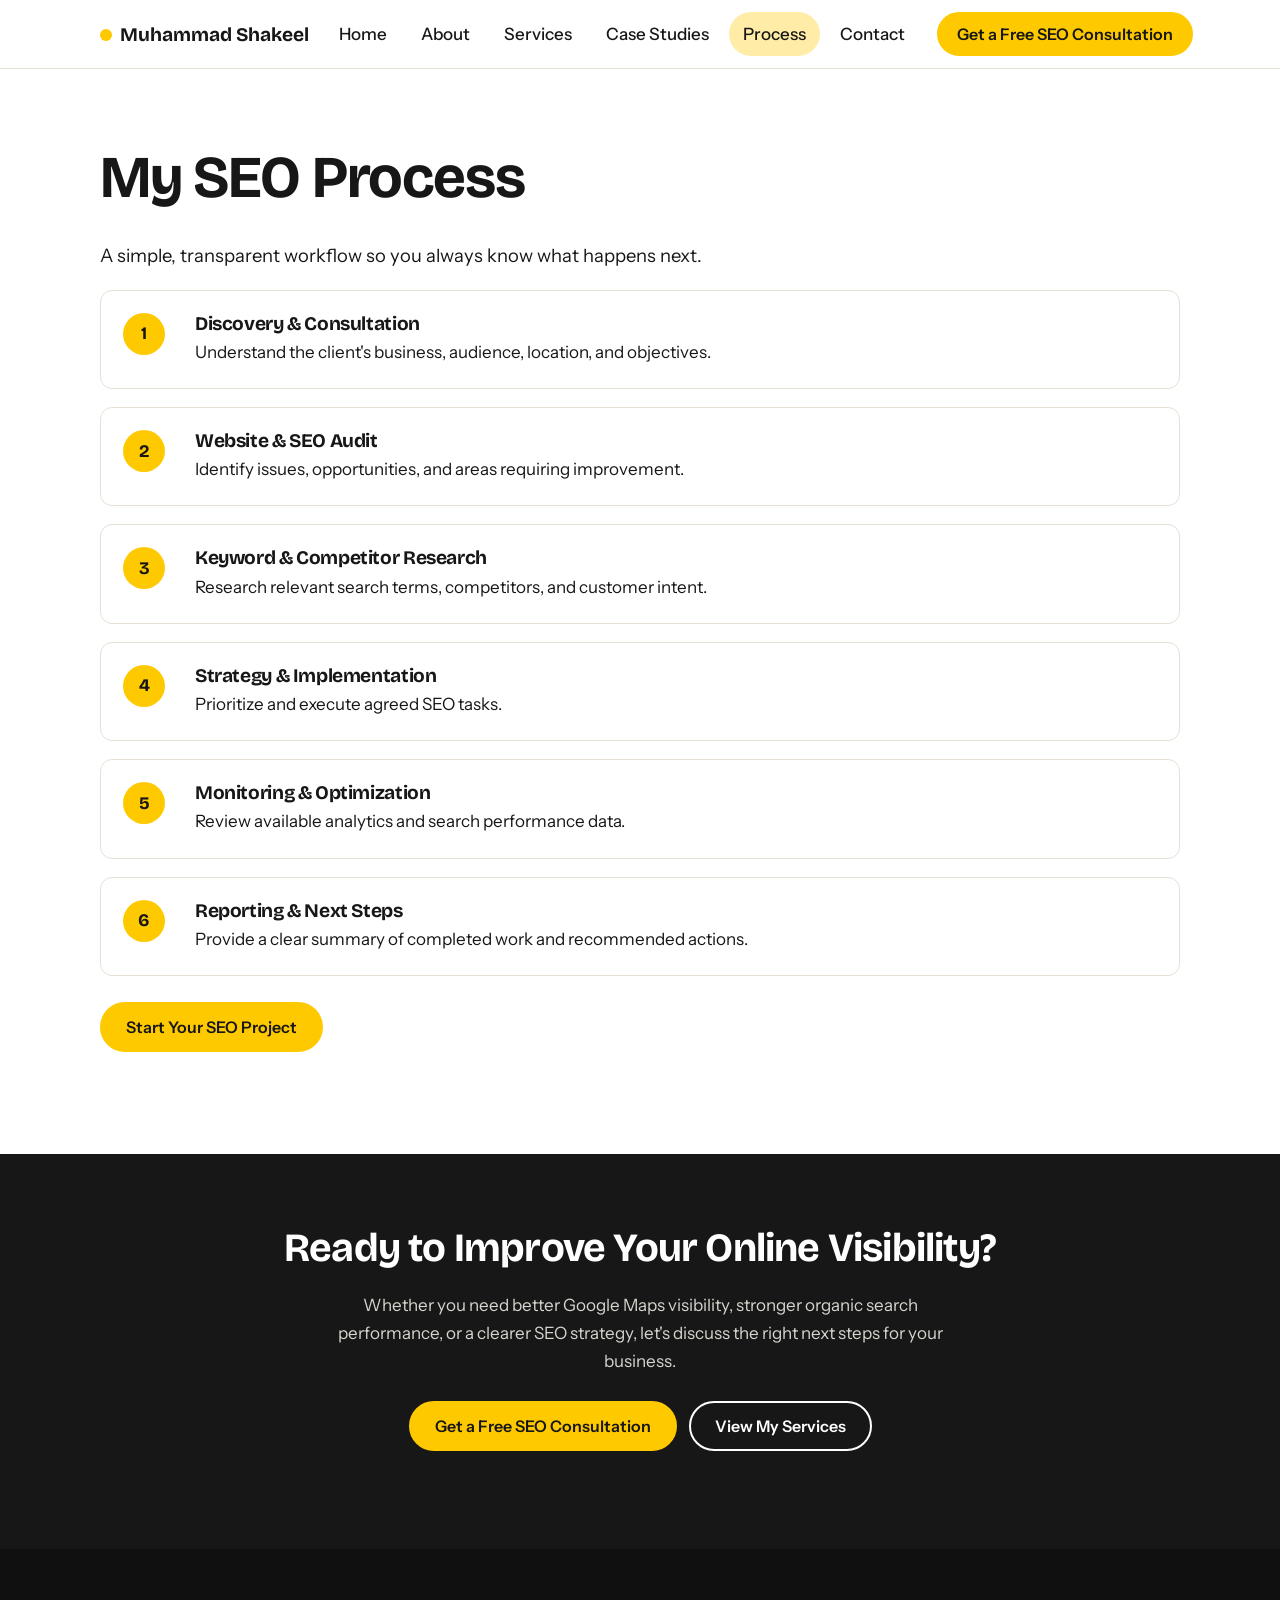
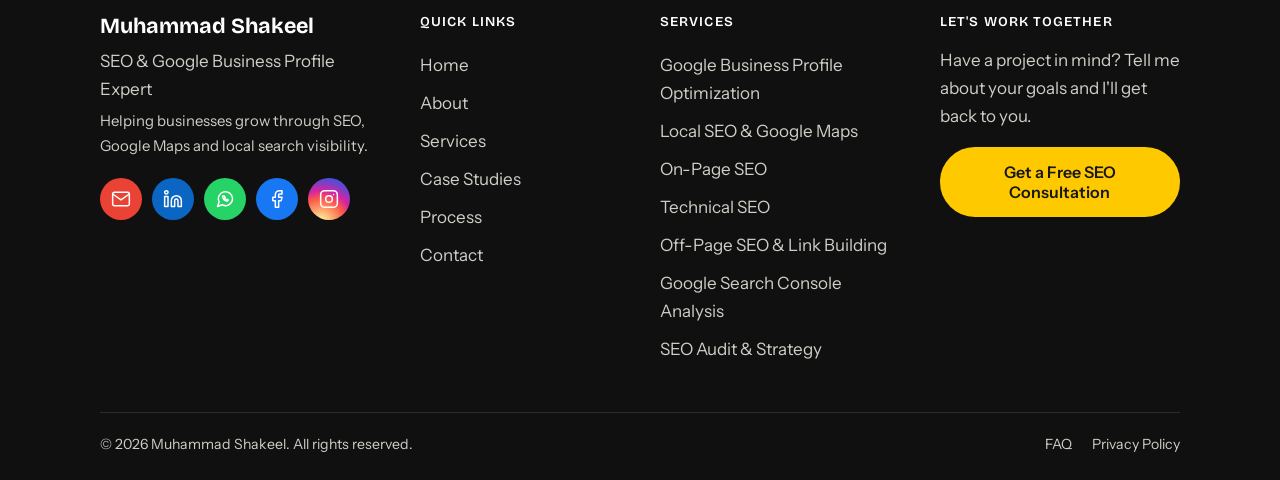
<file: process.html>
<!DOCTYPE html>
<html lang="en"><head><meta charset="utf-8"><meta name="viewport" content="width=device-width,initial-scale=1">
<title>My SEO Process | Muhammad Shakeel – SEO & Google Business Profile Specialist</title><meta name="description" content="A clear six-step SEO process from discovery and audit to implementation, monitoring and reporting.">
<!-- Google Search Console verification: <meta name="google-site-verification" content="YOUR_CODE"> -->
<meta property="og:type" content="website"><meta property="og:title" content="My SEO Process | Muhammad Shakeel – SEO & Google Business Profile Specialist"><meta property="og:description" content="A clear six-step SEO process from discovery and audit to implementation, monitoring and reporting."><meta property="og:image" content="assets/img/headshot.svg">
<link rel="preconnect" href="https://fonts.googleapis.com"><link rel="preconnect" href="https://fonts.gstatic.com" crossorigin>
<link href="https://fonts.googleapis.com/css2?family=Bricolage+Grotesque:wght@600;700&family=Instrument+Sans:wght@400;500;600&display=swap" rel="stylesheet">
<link rel="stylesheet" href="assets/css/style.css"></head>
<body><div id="site-header"></div>
<main>

<section><div class="wrap"><h1>My SEO Process</h1><p class="lead">A simple, transparent workflow so you always know what happens next.</p><ol class="steps"><li><div><h3>Discovery & Consultation</h3><p>Understand the client's business, audience, location, and objectives.</p></div></li><li><div><h3>Website & SEO Audit</h3><p>Identify issues, opportunities, and areas requiring improvement.</p></div></li><li><div><h3>Keyword & Competitor Research</h3><p>Research relevant search terms, competitors, and customer intent.</p></div></li><li><div><h3>Strategy & Implementation</h3><p>Prioritize and execute agreed SEO tasks.</p></div></li><li><div><h3>Monitoring & Optimization</h3><p>Review available analytics and search performance data.</p></div></li><li><div><h3>Reporting & Next Steps</h3><p>Provide a clear summary of completed work and recommended actions.</p></div></li></ol>
<div class="btns"><button class="btn" data-open-form>Start Your SEO Project</button></div></div></section>
<div data-cta></div>
</main>
<div id="site-footer"></div>
<script src="assets/js/config.js"></script><script src="data/services.js"></script><script src="data/projects.js"></script><script src="data/faq.js"></script><script src="assets/js/site.js"></script>
</body></html>
</file>
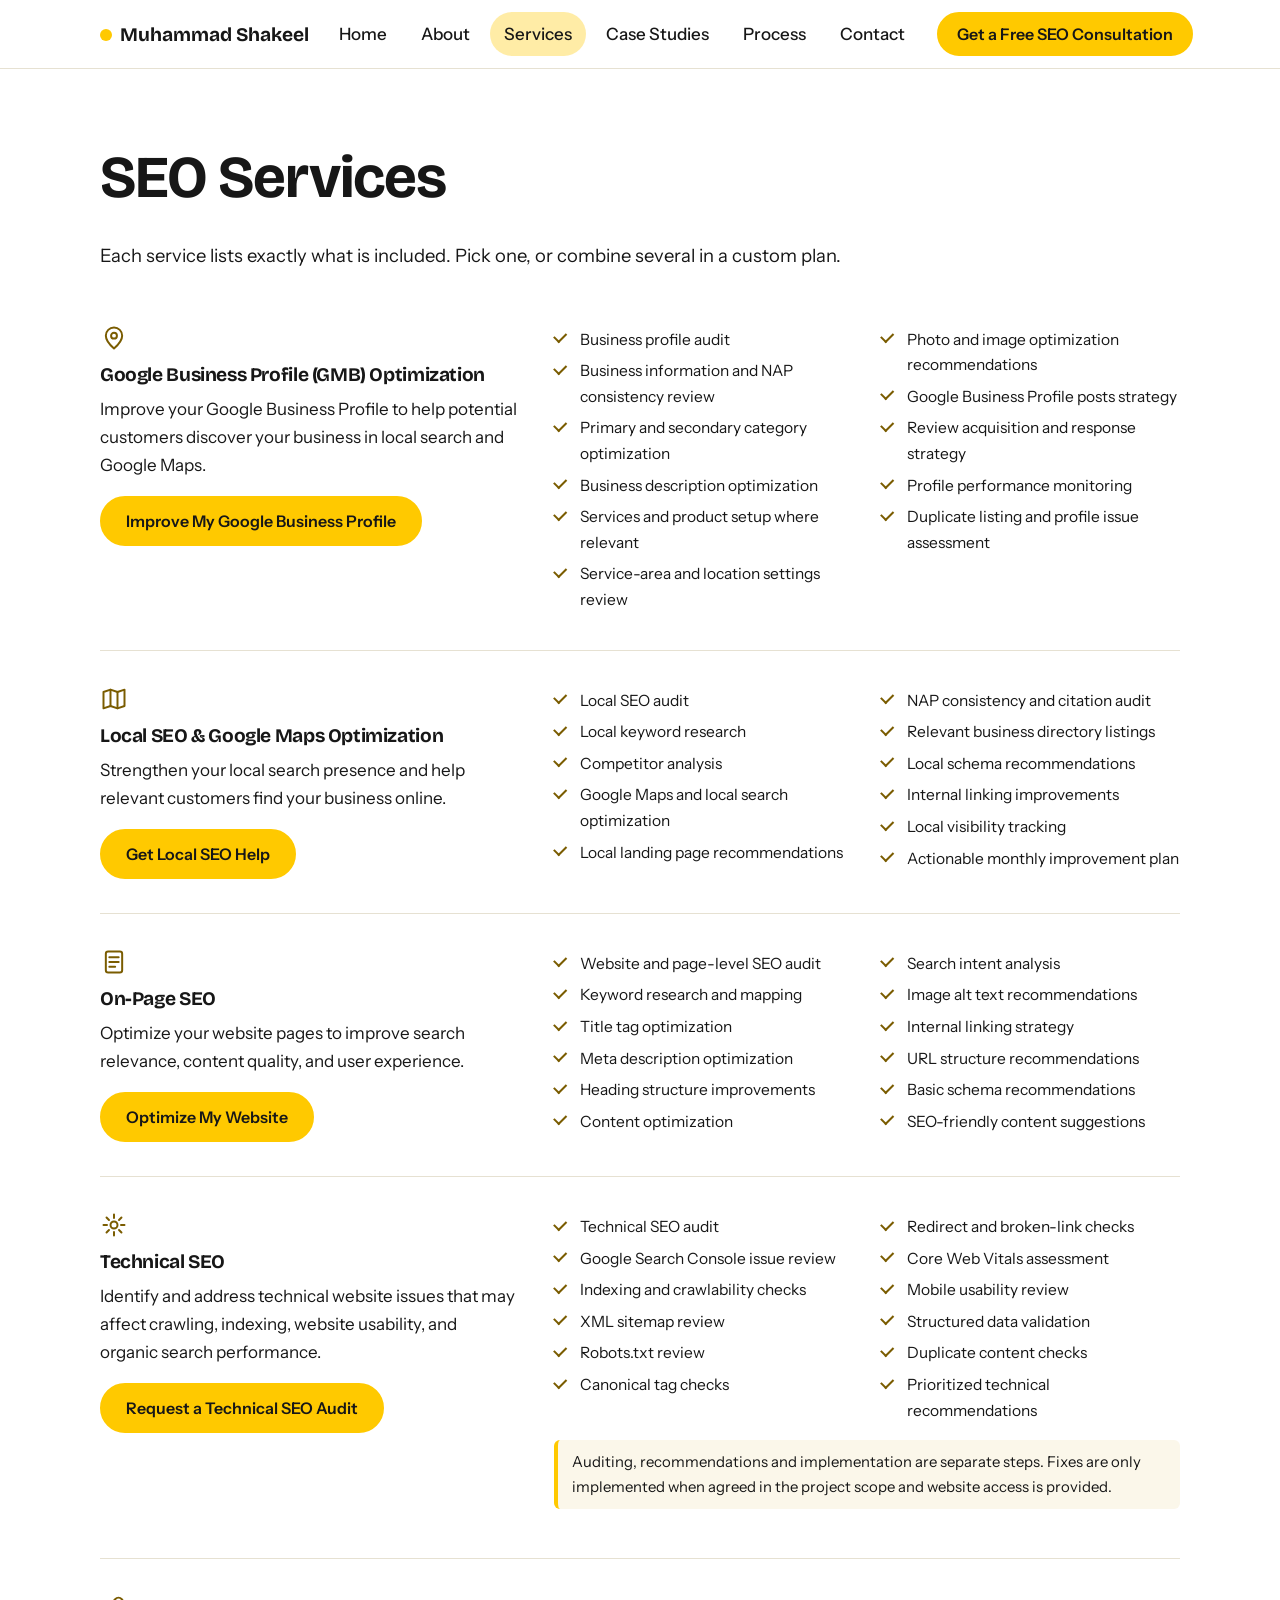
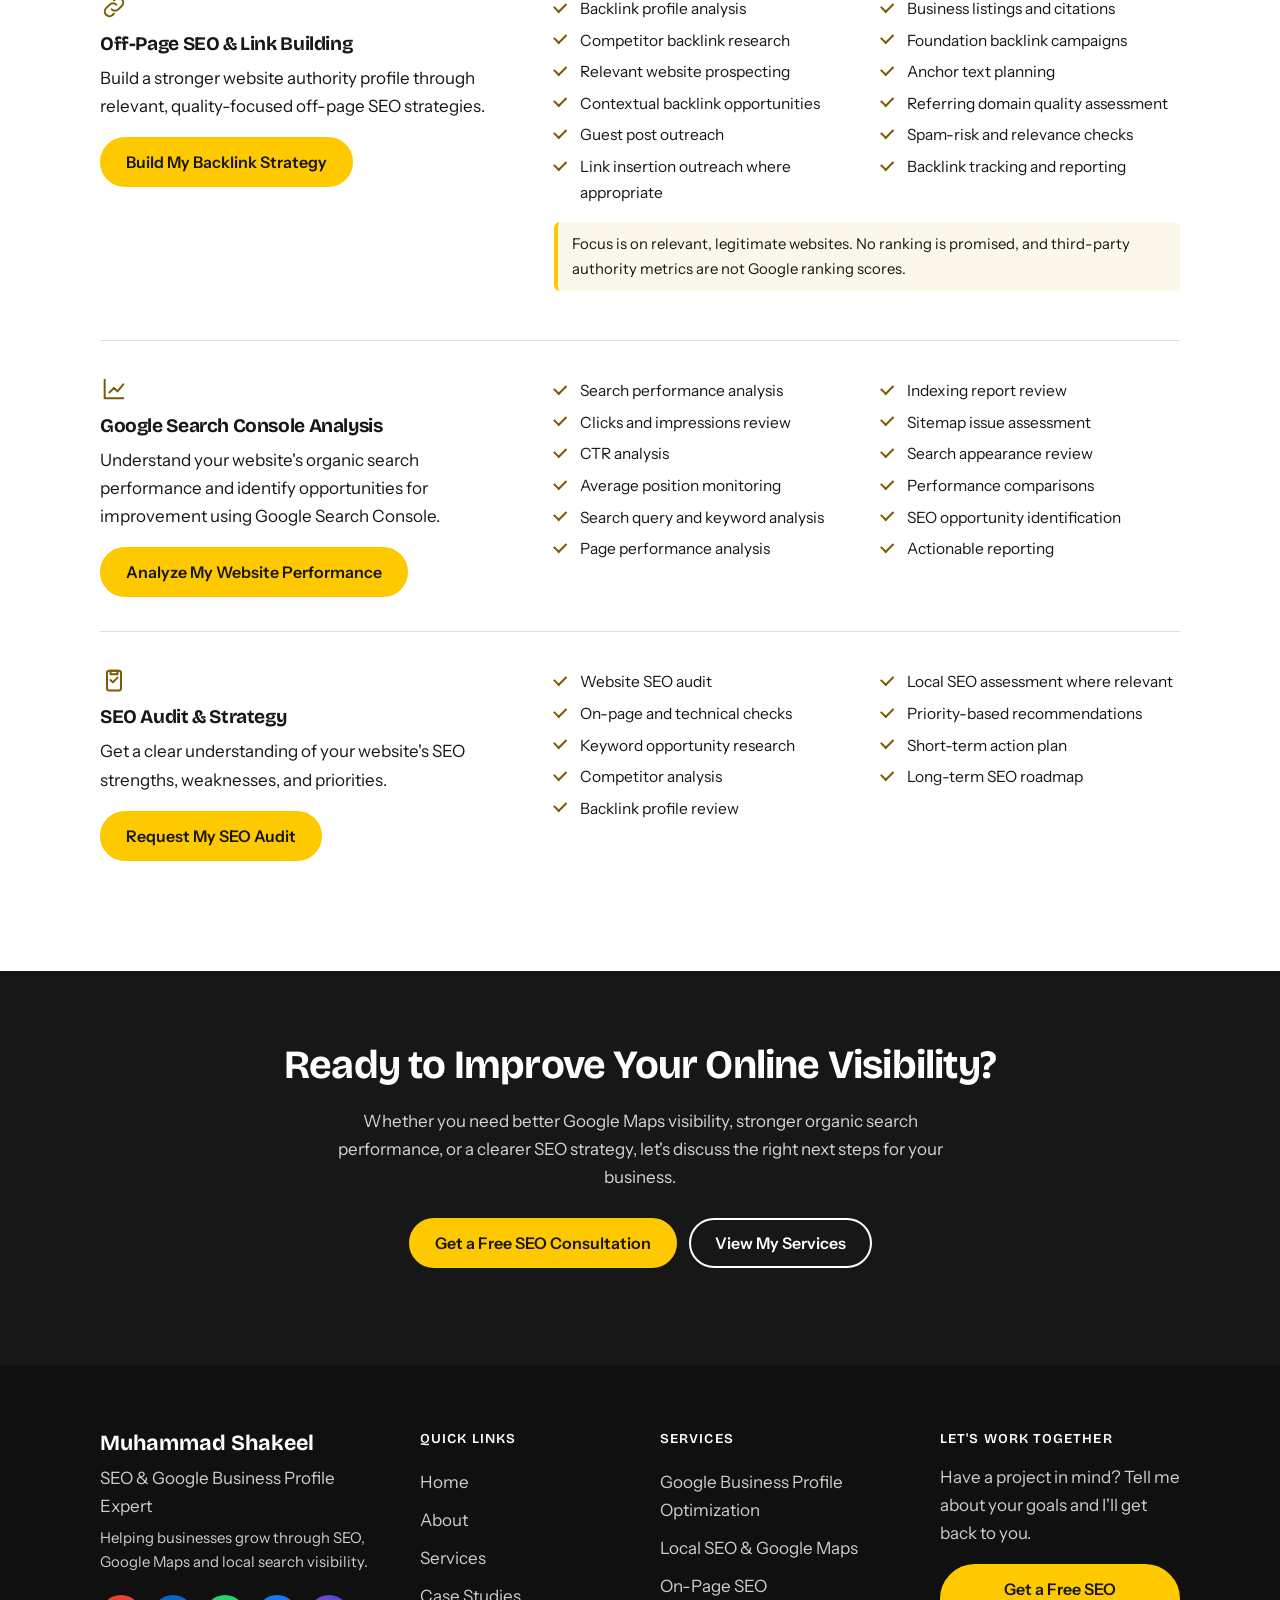
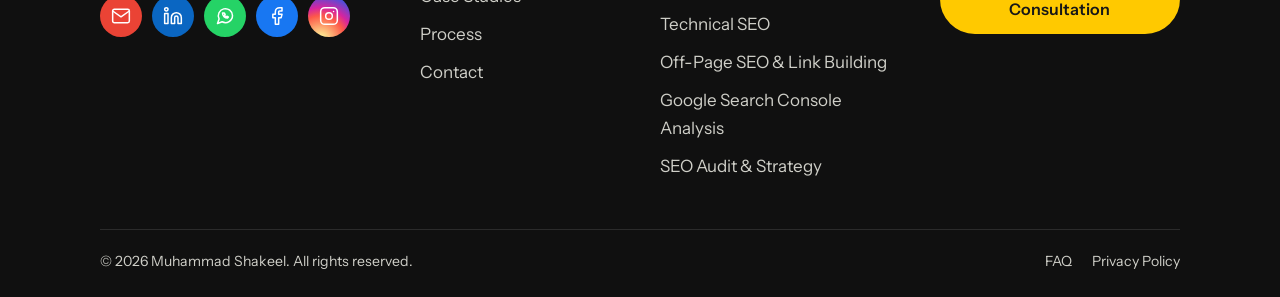
<file: services.html>
<!DOCTYPE html>
<html lang="en"><head><meta charset="utf-8"><meta name="viewport" content="width=device-width,initial-scale=1">
<title>SEO Services | Muhammad Shakeel – SEO & Google Business Profile Specialist</title><meta name="description" content="Google Business Profile optimization, Local SEO, on-page and technical SEO, link building, Search Console analysis and SEO audits.">
<!-- Google Search Console verification: <meta name="google-site-verification" content="YOUR_CODE"> -->
<meta property="og:type" content="website"><meta property="og:title" content="SEO Services | Muhammad Shakeel – SEO & Google Business Profile Specialist"><meta property="og:description" content="Google Business Profile optimization, Local SEO, on-page and technical SEO, link building, Search Console analysis and SEO audits."><meta property="og:image" content="assets/img/headshot.svg">
<link rel="preconnect" href="https://fonts.googleapis.com"><link rel="preconnect" href="https://fonts.gstatic.com" crossorigin>
<link href="https://fonts.googleapis.com/css2?family=Bricolage+Grotesque:wght@600;700&family=Instrument+Sans:wght@400;500;600&display=swap" rel="stylesheet">
<link rel="stylesheet" href="assets/css/style.css"></head>
<body><div id="site-header"></div>
<main>

<section><div class="wrap"><h1>SEO Services</h1><p class="lead">Each service lists exactly what is included. Pick one, or combine several in a custom plan.</p><div data-services="full"></div></div></section>
<div data-cta></div>
</main>
<div id="site-footer"></div>
<script src="assets/js/config.js"></script><script src="data/services.js"></script><script src="data/projects.js"></script><script src="data/faq.js"></script><script src="assets/js/site.js"></script>
</body></html>
</file>
<file: assets/css/style.css>
/* ===== Colors & fonts: change here, whole site updates ===== */
:root{--brand:#FFC900;--ink:#171717;--olive:#7A5C00;--paper:#fff;--mist:#FBF7EA;--leaf:#E0A800;--line:#e6e1d2;--r:12px;--max:1120px;
--f-head:"Bricolage Grotesque",system-ui,sans-serif;--f-body:"Instrument Sans",system-ui,sans-serif}
*{box-sizing:border-box}html{scroll-behavior:smooth}
body{margin:0;font:17px/1.65 var(--f-body);color:var(--ink);background:var(--paper)}
img,svg{max-width:100%;display:block}a{color:var(--olive)}
h1,h2,h3{font-family:var(--f-head);line-height:1.12;margin:0 0 .5em;letter-spacing:-.02em}
h1{font-size:clamp(2.2rem,5vw,3.7rem)}h2{font-size:clamp(1.7rem,3.3vw,2.5rem)}h3{font-size:1.2rem}
p{margin:0 0 1em}.wrap{max-width:var(--max);margin:auto;padding:0 20px}
section{padding:76px 0}.alt{background:var(--mist)}.lead{font-size:1.15rem;max-width:62ch}.muted{color:#5b5b55}
:focus-visible{outline:3px solid var(--olive);outline-offset:2px}
.btn{display:inline-block;padding:13px 24px;border-radius:999px;font:600 1rem var(--f-body);text-decoration:none;border:2px solid var(--brand);background:var(--brand);color:var(--ink);cursor:pointer;transition:background .2s,color .2s}
.btn:hover{background:var(--olive);border-color:var(--olive);color:#fff}
.btn.ghost{background:transparent;border-color:var(--ink);color:var(--ink)}.btn.ghost:hover{background:var(--ink);color:#fff}
.btns{display:flex;flex-wrap:wrap;gap:12px;margin:26px 0}
.site-header{position:sticky;top:0;z-index:50;background:rgba(255,255,255,.96);backdrop-filter:blur(8px);border-bottom:1px solid var(--line)}
.site-header .wrap{display:flex;align-items:center;justify-content:space-between;gap:16px;min-height:68px}
.logo{font:700 1.2rem var(--f-head);text-decoration:none;color:var(--ink)}.logo span{display:inline-block;width:12px;height:12px;border-radius:50%;background:var(--brand);margin-right:8px}
.nav{display:flex;align-items:center;gap:22px}.nav a:not(.btn){text-decoration:none;color:var(--ink);font-weight:500;padding:6px 0;border-bottom:2px solid transparent}
.nav a[aria-current]{border-color:var(--brand)}.nav .btn{padding:10px 18px}
.burger{display:none;background:none;border:1px solid var(--line);border-radius:8px;padding:8px 12px;font:600 .95rem var(--f-body);cursor:pointer}
@media(max-width:860px){.burger{display:block}.nav{display:none;position:absolute;left:0;right:0;top:68px;background:#fff;flex-direction:column;align-items:stretch;padding:16px 20px 22px;border-bottom:1px solid var(--line)}.nav.open{display:flex}.nav .btn{text-align:center}}
.hero{padding:64px 0 96px}.hero .wrap{display:grid;grid-template-columns:1.1fr .9fr;gap:56px;align-items:center}
.hero-art{position:relative;margin-bottom:30px}.hero-art>img{border-radius:var(--r);aspect-ratio:4/5;object-fit:cover;width:100%}
.dash{position:absolute;left:-34px;bottom:-34px;width:72%;background:#fff;border:1px solid var(--line);border-radius:var(--r);box-shadow:0 14px 40px rgba(23,23,23,.14);padding:12px}
.dash small{display:block;color:#6a6a62;font-size:.72rem;margin-top:4px}
.highlights{display:flex;flex-wrap:wrap;gap:10px;padding:0;margin:0;list-style:none}
.highlights li{border:1px solid var(--line);border-left:4px solid var(--brand);padding:8px 14px;border-radius:8px;font-weight:600;font-size:.95rem}
@media(max-width:860px){.hero .wrap{grid-template-columns:1fr}.dash{left:12px;bottom:-26px}}
.grid{display:grid;gap:22px;grid-template-columns:repeat(auto-fit,minmax(270px,1fr))}
.card{background:#fff;border:1px solid var(--line);border-radius:var(--r);padding:26px}.alt .card{border-color:transparent}
.ico{width:28px;height:28px;color:var(--olive);margin-bottom:12px}
.tag{display:inline-block;background:var(--mist);border-radius:6px;padding:2px 9px;font-size:.82rem;margin:0 6px 6px 0}
.service{display:grid;grid-template-columns:.8fr 1.2fr;gap:36px;padding:34px 0;border-top:1px solid var(--line)}.service:first-of-type{border-top:0}
.checks{list-style:none;padding:0;margin:0;columns:2;column-gap:28px}.checks li{padding:3px 0 3px 26px;position:relative;break-inside:avoid;font-size:.97rem}
.checks li::before{content:"";position:absolute;left:3px;top:.75em;width:10px;height:6px;border-left:2px solid var(--olive);border-bottom:2px solid var(--olive);transform:rotate(-45deg) translateY(-50%)}
.note{background:var(--mist);border-left:4px solid var(--brand);padding:10px 14px;border-radius:6px;font-size:.93rem;margin-top:14px}
@media(max-width:860px){.service{grid-template-columns:1fr;gap:16px}.checks{columns:1}}
.cta{background:var(--ink);color:#fff;padding:72px 0;text-align:center}.cta p{margin-inline:auto;color:#d6d6cf;max-width:60ch}.cta .btns{justify-content:center}
.cta .ghost{border-color:#fff;color:#fff}.cta .ghost:hover{background:#fff;color:var(--ink)}
.steps{list-style:none;padding:0;margin:0;display:grid;gap:18px;counter-reset:s}
.steps li{counter-increment:s;display:grid;grid-template-columns:54px 1fr;gap:18px;background:#fff;border:1px solid var(--line);border-radius:var(--r);padding:22px}
.steps li::before{content:counter(s);width:42px;height:42px;border-radius:50%;background:var(--brand);display:grid;place-items:center;font:700 1.1rem var(--f-head)}
.steps h3{margin-bottom:.2em}.steps p{margin:0}
.filters{display:flex;flex-wrap:wrap;gap:8px;margin:0 0 26px}
.filters button{border:1px solid var(--line);background:#fff;border-radius:999px;padding:8px 16px;font:500 .95rem var(--f-body);cursor:pointer}
.filters button[aria-pressed=true]{background:var(--ink);color:#fff;border-color:var(--ink)}
.case dl{margin:12px 0 0;display:grid;grid-template-columns:auto 1fr;gap:4px 14px;font-size:.93rem}.case dt{font-weight:600}.case dd{margin:0}
.ph{border:2px dashed var(--brand);border-radius:8px;padding:30px;text-align:center;color:#6a6a62;margin-bottom:14px;font-size:.9rem}
details{border:1px solid var(--line);border-radius:var(--r);background:#fff;margin-bottom:12px}
summary{cursor:pointer;padding:18px 22px;font-weight:600;list-style:none;display:flex;justify-content:space-between;gap:16px}
summary::after{content:"+";font-size:1.4rem;line-height:1;color:var(--olive)}details[open] summary::after{content:"−"}
details p{padding:0 22px;margin:0 0 18px}
.form{display:grid;grid-template-columns:1fr 1fr;gap:12px 16px}.form .full{grid-column:1/-1}
.form label{display:block;font-weight:600;font-size:.93rem;margin-bottom:5px}
.form input,.form select,.form textarea{width:100%;padding:10px 12px;border:1px solid #bdbdb3;border-radius:8px;font:inherit;background:#fff}
.form [aria-invalid=true]{border-color:#b3261e}.err{color:#b3261e;font-size:.86rem;min-height:1em;margin-top:3px}
.form .check{display:flex;gap:10px;font-weight:400}.form .check input{width:auto;margin-top:5px}
.hp{position:absolute;left:-9999px}.status{padding:14px;border-radius:8px;background:#fdecea;color:#7a1b15}.ok{background:#FFF3C2;color:var(--olive);padding:26px;border-radius:var(--r)}
@media(max-width:640px){.form{grid-template-columns:1fr}}
dialog{border:0;border-radius:var(--r);padding:30px;width:min(680px,94vw);max-height:92vh}dialog::backdrop{background:rgba(23,23,23,.6)}
.x{position:absolute;right:14px;top:10px;background:none;border:0;font-size:1.8rem;cursor:pointer}
.site-footer{background:#101010;color:#cfcfc8;padding:56px 0 28px}.site-footer a{color:#fff}.site-footer .cols{display:flex;flex-wrap:wrap;gap:36px;justify-content:space-between}
.site-footer ul{list-style:none;padding:0;margin:0}.site-footer li{padding:3px 0}.copy{border-top:1px solid #2b2b2b;margin-top:30px;padding-top:18px;font-size:.88rem}
.two{display:grid;grid-template-columns:1fr 1fr;gap:48px;align-items:start}@media(max-width:860px){.two{grid-template-columns:1fr}}
@media(prefers-reduced-motion:reduce){html{scroll-behavior:auto}*{transition:none!important}}
/* portfolio cards + case page */
a.case{display:flex;flex-direction:column;text-decoration:none;color:inherit;transition:transform .25s ease,box-shadow .25s ease}
a.case:hover,a.case:focus-visible{transform:translateY(-8px);box-shadow:0 18px 40px rgba(23,23,23,.14)}
.case h3{font-size:1.1rem}
.case img{width:100%;aspect-ratio:2/1;object-fit:cover;object-position:top left;border:1px solid var(--line);border-radius:8px;margin:10px 0}
.case .tag{align-self:flex-start}
.case .hl{align-self:flex-start;background:#FFF3C2;color:var(--olive);border-radius:6px;padding:4px 10px;font-weight:600;font-size:.88rem;margin-bottom:10px}
.case .obj{display:-webkit-box;-webkit-line-clamp:2;-webkit-box-orient:vertical;overflow:hidden;margin-bottom:18px;color:#4a4a44;font-size:.97rem}
.case .more{margin-top:auto;align-self:flex-start;display:inline-flex;align-items:center;gap:10px;background:var(--brand);color:var(--ink);padding:10px 18px;border-radius:999px;font-weight:600;transition:background .2s,color .2s}
.case .more svg{transition:transform .2s}
a.case:hover .more{background:var(--olive);color:#fff}a.case:hover .more svg{transform:translateX(5px)}
.case-page{max-width:900px}.back{display:inline-block;margin-bottom:18px;font-weight:600;text-decoration:none}
.case-page>img{width:100%;border:1px solid var(--line);border-radius:var(--r);margin:22px 0}
.facts{display:grid;grid-template-columns:repeat(auto-fit,minmax(210px,1fr));gap:14px;margin:8px 0 18px}
.facts div{background:var(--mist);border-radius:10px;padding:14px 16px}.facts b{display:block;font-size:.85rem;color:#5b5b55}
.block{padding:18px 0;border-top:1px solid var(--line)}
.result{display:grid;grid-template-columns:1fr 1fr;gap:16px}.result .card{background:var(--mist);border:0}.result p{margin:6px 0 0}
@media(max-width:640px){.result{grid-template-columns:1fr}}
@media(prefers-reduced-motion:reduce){a.case:hover{transform:none}}

/* animated header: nav links + top button */
.nav a:not(.btn){position:relative;border-bottom:0;transition:color .25s,transform .25s}
.nav a:not(.btn)::after{content:"";position:absolute;left:0;bottom:0;width:100%;height:2px;background:var(--brand);transform:scaleX(0);transform-origin:right;transition:transform .3s ease}
.nav a:not(.btn):hover,.nav a[aria-current]{color:var(--olive)}
.nav a:not(.btn):hover{transform:translateY(-2px)}
.nav a:not(.btn):hover::after,.nav a[aria-current]::after{transform:scaleX(1);transform-origin:left}
.nav .btn{position:relative;overflow:hidden;isolation:isolate;transition:transform .25s,box-shadow .25s,color .25s}
.nav .btn::before{content:"";position:absolute;inset:0;background:var(--olive);transform:translateX(-101%);transition:transform .35s ease;z-index:-1}
.nav .btn:hover{background:var(--brand);border-color:var(--olive);color:#fff;transform:translateY(-3px);box-shadow:0 10px 22px rgba(122,92,0,.35)}
.nav .btn:hover::before{transform:none}
.nav .btn:active{transform:translateY(0)}
.logo span{transition:transform .3s}.logo:hover span{transform:scale(1.5)}
@keyframes drop{from{opacity:0;transform:translateY(-12px)}to{opacity:1;transform:none}}
.nav>*{animation:drop .5s ease backwards}
.nav>:nth-child(1){animation-delay:.05s}.nav>:nth-child(2){animation-delay:.12s}.nav>:nth-child(3){animation-delay:.19s}.nav>:nth-child(4){animation-delay:.26s}.nav>:nth-child(5){animation-delay:.33s}.nav>:nth-child(6){animation-delay:.4s}.nav>:nth-child(7){animation-delay:.47s}
@media(prefers-reduced-motion:reduce){.nav>*{animation:none}.nav a:hover,.nav .btn:hover{transform:none}}

/* nav hover: underline hata kar pill (oval) shape */
.nav{gap:6px}.nav .btn{margin-left:12px}
.nav a:not(.btn){padding:8px 16px;isolation:isolate}
.nav a:not(.btn)::after{display:none}
.nav a:not(.btn)::before{content:"";position:absolute;inset:0;border-radius:999px;background:var(--brand);opacity:0;transform:scale(.7);transition:opacity .25s,transform .25s;z-index:-1}
.nav a:not(.btn):hover,.nav a[aria-current]{color:var(--ink)}
.nav a[aria-current]::before{opacity:.35;transform:scale(1)}
.nav a:not(.btn):hover::before{opacity:1;transform:scale(1)}
.logo,.nav .btn,.nav a{white-space:nowrap}
.nav a:not(.btn){padding:8px 14px}

/* scroll progress bar + reveal animations */
.progress{position:fixed;top:0;left:0;right:0;height:4px;background:var(--brand);transform:scaleX(0);transform-origin:left;transition:transform .12s linear;z-index:100;pointer-events:none}
.rv{opacity:0;transform:translateY(28px)}
.rv.in{animation:rise .7s cubic-bezier(.2,.7,.2,1) both}
@keyframes rise{from{opacity:0;transform:translateY(28px)}to{opacity:1;transform:none}}
@media(prefers-reduced-motion:reduce){.rv{opacity:1;transform:none}.progress{transition:none}}

/* footer redesign */
.site-footer{padding:64px 0 24px}
.fgrid{display:grid;grid-template-columns:1.4fr 1fr 1.2fr 1.2fr;gap:40px}
.site-footer h4{font:600 .85rem var(--f-head);color:#fff;margin:0 0 16px;letter-spacing:.08em;text-transform:uppercase}
.site-footer a{color:#cfcfc8;text-decoration:none;display:inline-block;transition:color .2s,transform .2s}
.site-footer li{padding:5px 0}.site-footer li a:hover{color:var(--brand);transform:translateX(4px)}
.fbrand strong{color:#fff;font:700 1.35rem var(--f-head)}.fbrand p{margin:6px 0 0}.fnote{font-size:.93rem;max-width:34ch}
.social{display:flex;flex-wrap:wrap;gap:10px;margin-top:20px}
.social a{width:42px;height:42px;border-radius:50%;border:1px solid #3a3a3a;display:grid;place-items:center;color:#fff}
.social a:hover{background:var(--brand);border-color:var(--brand);color:var(--ink);transform:translateY(-4px)}
.social svg{width:20px;height:20px}
.fbar{display:flex;justify-content:space-between;flex-wrap:wrap;gap:12px;border-top:1px solid #2b2b2b;margin-top:44px;padding-top:20px;font-size:.88rem}
.fbar a{margin-left:20px}.fbar a:hover{color:var(--brand)}
@media(max-width:900px){.fgrid{grid-template-columns:1fr 1fr}}
@media(max-width:560px){.fgrid{grid-template-columns:1fr}.fbar a{margin:0 20px 0 0}}
/* social buttons: original brand colors (hover par bhi same rahte hain) */
.social a{border:0;color:#fff}
.social a[aria-label="Email"]{background:#EA4335}
.social a[aria-label="LinkedIn"]{background:#0A66C2}
.social a[aria-label="WhatsApp"]{background:#25D366}
.social a[aria-label="Facebook"]{background:#1877F2}
.social a[aria-label="Instagram"]{background:radial-gradient(circle at 30% 107%,#fdf497 0,#fdf497 5%,#fd5949 45%,#d6249f 60%,#285AEB 90%)}
.social a:hover{color:#fff;transform:translateY(-4px) scale(1.1);box-shadow:0 8px 18px rgba(0,0,0,.5)}
/* contact page */
.chero{padding:64px 0 40px}.eyebrow{font-weight:600;letter-spacing:.12em;font-size:.82rem;color:var(--olive);margin:0 0 10px}
.cpad{padding:44px 0}.narrow{max-width:820px}
.cgrid{display:grid;grid-template-columns:1.5fr .8fr;gap:32px;align-items:start}
.cside{display:flex;flex-wrap:wrap;gap:10px}.cside h2{width:100%;font-size:1.4rem;margin:0}
.cside .ccard{display:inline-block;background:var(--brand);border:2px solid var(--brand);border-radius:999px;padding:9px 18px;text-decoration:none;color:var(--ink);transition:background .2s,color .2s}
.cside .ccard:hover{background:var(--olive);border-color:var(--olive);color:#fff}
.cside .ccard .cl{font:600 .92rem var(--f-body)}.cside .ccard strong{display:none}
.cside .ccard[hidden],.btn[hidden]{display:none}
@media(max-width:860px){.cgrid{grid-template-columns:1fr}.cside{order:-1}}
/* home services cards */
.xgrid{grid-template-columns:repeat(4,1fr);gap:18px}
@media(max-width:1000px){.xgrid{grid-template-columns:repeat(2,1fr)}}@media(max-width:560px){.xgrid{grid-template-columns:1fr}}
.xcard{position:relative;display:flex;flex-direction:column;text-decoration:none;color:inherit;text-align:left;font:inherit;cursor:pointer;border:1px solid transparent;overflow:hidden;transition:transform .25s,box-shadow .25s,border-color .25s}
.xcard::before{content:"";position:absolute;left:0;top:0;height:4px;width:0;background:var(--brand);transition:width .3s}
.xcard .ico{box-sizing:content-box;padding:10px;border-radius:10px;background:var(--mist);transition:background .25s,color .25s}
.xcard p{color:#5b5b55;flex:1}
.xcard .more{font-weight:600;font-size:.92rem;color:var(--olive);margin-top:4px}.xcard .more b{display:inline-block;transition:transform .25s}
.xcard:hover,.xcard:focus-visible{transform:translateY(-6px);box-shadow:0 16px 34px rgba(23,23,23,.13);border-color:var(--brand)}
.xcard:hover::before,.xcard:focus-visible::before{width:100%}
.xcard:hover .ico{background:var(--olive);color:#fff}.xcard:hover .more b{transform:translateX(5px)}
.xcta{background:var(--olive);color:#fff}.xcta p{color:#FFF3C2}.xcta .more{color:var(--brand)}.xcta:hover{border-color:var(--olive)}
@media(prefers-reduced-motion:reduce){.xcard,.xcard *{transition:none}.xcard:hover{transform:none}}
/* about page */
.meta{color:#5b5b55;font-size:.93rem;margin:0 0 6px}
.two2{grid-template-columns:repeat(2,1fr);align-items:stretch}@media(max-width:860px){.two2{grid-template-columns:1fr}}
.two2 .card h4{font-size:.8rem;letter-spacing:.08em;text-transform:uppercase;color:var(--olive);margin:16px 0 6px}
.job{padding:14px 0;border-top:1px solid var(--line)}.job:first-of-type{border-top:0;padding-top:4px}
.job h4{font:600 1rem var(--f-body);letter-spacing:0;text-transform:none;color:var(--ink);margin:0}
.job ul{margin:6px 0 0;padding-left:18px;font-size:.95rem}
.slot{display:grid;place-items:center;width:100%;aspect-ratio:16/10;object-fit:contain;margin-top:14px;border:2px dashed var(--brand);border-radius:8px;background:var(--mist);color:#6a6a62;font-size:.9rem;text-align:center}
img.slot{border:1px solid var(--line);background:#fff}
/* Animated "Back to case studies" button */
main a[href="portfolio.html"]{display:inline-flex;align-items:center;gap:8px;margin-right:12px;padding:13px 26px;border:2px solid var(--olive);border-radius:999px;color:var(--olive);font:700 1.1rem var(--f-head);text-decoration:none;
background:linear-gradient(var(--olive),var(--olive)) no-repeat left center/0% 100%;
transition:background-size .4s ease,color .3s,transform .3s,box-shadow .3s;
animation:backIn .6s ease both,backNudge 2.4s ease-in-out 1.2s infinite}
main a[href="portfolio.html"]:hover,main a[href="portfolio.html"]:focus-visible{background-size:100% 100%;color:#fff;transform:translateX(-6px);box-shadow:0 12px 26px rgba(122,92,0,.3)}
main a[href="portfolio.html"]:active{transform:translateX(-6px) scale(.97)}
@keyframes backIn{from{opacity:0;transform:translateX(24px)}to{opacity:1;transform:none}}
@keyframes backNudge{0%,100%{translate:0}50%{translate:-5px}}
@media(prefers-reduced-motion:reduce){main a[href="portfolio.html"]{animation:none}}
/* Portfolio: gap between last card and CTA band */
[data-portfolio]{margin-bottom:40px}
main>section:has([data-portfolio]){padding-bottom:110px!important}
/* ===== ABOUT: hover boxes ===== */
.alt .card{position:relative;overflow:hidden;transition:translate .35s ease,box-shadow .35s ease,border-color .35s ease}
.alt .card::before{content:"";position:absolute;left:0;top:0;width:100%;height:5px;background:var(--brand,#FFC900);scale:0 1;transform-origin:left;transition:scale .5s ease}
.alt .card:hover{translate:0 -10px;border-color:var(--brand,#FFC900);box-shadow:0 24px 50px rgba(23,23,23,.16)}
.alt .card:hover::before{scale:1 1}
.alt .card h3{transition:color .3s}
.alt .card:hover h3{color:var(--olive,#7A5C00)}

/* ===== "Verify credential" link -> animated button ===== */
a[href*="verification"]{position:relative;overflow:hidden;display:inline-flex;align-items:center;gap:8px;margin-top:12px;padding:11px 24px;border-radius:999px;background:var(--brand,#FFC900);color:var(--ink,#171717);font-weight:700;text-decoration:none;transition:translate .3s,box-shadow .3s,background-color .3s,color .3s}
a[href*="verification"]::after{content:"\2197";transition:translate .3s}
a[href*="verification"]::before{content:"";position:absolute;top:0;left:-80%;width:50%;height:100%;background:linear-gradient(100deg,transparent,rgba(255,255,255,.6),transparent);transform:skewX(-20deg);transition:left .7s ease}
a[href*="verification"]:hover{translate:0 -3px;background:var(--olive,#7A5C00);color:#fff;box-shadow:0 12px 26px rgba(122,92,0,.35)}
a[href*="verification"]:hover::before{left:130%}
a[href*="verification"]:hover::after{translate:4px -4px}
a[href*="verification"]:active{translate:0 0;scale:.97}
/* ===== HOVER: poora box upar uthe, kone curved ===== */
.steps li{
  position:relative; overflow:hidden;
  transition:translate .35s ease, box-shadow .35s ease, border-color .35s ease;
}
.steps li::after{
  content:""; position:absolute; left:0; top:0; width:100%; height:5px;
  background:var(--brand); scale:0 1; transform-origin:left;
  transition:scale .5s ease; pointer-events:none;
}
.steps li:hover{
  translate:0 -10px; border-color:var(--brand);
  box-shadow:0 24px 50px rgba(23,23,23,.16);
}
.steps li:hover::after{ scale:1 1 }
.result-thumb{display:block;position:relative;margin:14px 0;border:1px solid var(--line,#e6e1d2);border-radius:12px;overflow:hidden;text-decoration:none;transition:translate .3s,box-shadow .3s,border-color .3s}
.result-thumb img{display:block;width:100%;transition:scale .5s ease}
.result-thumb span{position:absolute;left:0;right:0;bottom:0;padding:10px;background:rgba(23,23,23,.8);color:#fff;font-weight:600;text-align:center;translate:0 100%;transition:translate .3s}
.result-thumb:hover{translate:0 -4px;border-color:var(--brand,#FFC900);box-shadow:0 14px 30px rgba(23,23,23,.18)}
.result-thumb:hover img{scale:1.04}
.result-thumb:hover span{translate:0 0}
/* ===== Blurred proof + popup ===== */
.proof{position:relative;display:block;width:100%;padding:0;margin:14px 0;overflow:hidden;border:1px solid var(--line,#e6e1d2)!important;border-radius:14px;background:#fff;cursor:pointer;font:inherit;transition:translate .3s,box-shadow .3s,border-color .3s}
.proof img{display:block;width:100%;filter:blur(9px) saturate(.9);scale:1.06;transition:filter .45s,scale .45s}
.proof-cta{position:absolute;inset:0;margin:auto;width:max-content;height:max-content;padding:13px 26px;border-radius:999px;background:var(--brand,#FFC900);color:var(--ink,#171717);font-weight:700;box-shadow:0 10px 26px rgba(0,0,0,.25);animation:ringPulse 2.6s ease-out infinite;transition:translate .3s,background-color .3s,color .3s}
.proof:hover{translate:0 -5px;border-color:var(--brand,#FFC900)!important;box-shadow:0 18px 40px rgba(23,23,23,.2)}
.proof:hover img{filter:blur(4px);scale:1.1}
.proof:hover .proof-cta{background:var(--olive,#7A5C00);color:#fff}
/* purana dashed box hata do (jo andar .proof rakhta ho) */
:has(>.proof):not(.card):not(.wrap):not(.grid){border:0!important;padding:0!important;background:transparent!important;min-height:0!important;aspect-ratio:auto!important}
/* popup */
.zoombox{position:fixed;inset:0;z-index:9999;display:flex;flex-direction:column;align-items:center;justify-content:center;gap:12px;padding:20px;background:rgba(10,10,10,.9);backdrop-filter:blur(6px);opacity:0;transition:opacity .25s}
.zoombox[hidden]{display:none}
.zoombox.show{opacity:1}
.zoombox img{max-width:94vw;max-height:80vh;border-radius:12px;background:#fff;scale:.92;transition:scale .3s}
.zoombox.show img{scale:1}
.zoombox p{margin:0;color:#cfcfc8;font-size:.9rem}
.zoom-close{position:absolute;top:16px;right:16px;width:48px;height:48px;border:0;border-radius:50%;background:var(--brand,#FFC900);color:#171717;font-size:2rem;line-height:1;cursor:pointer;transition:rotate .3s,scale .3s}
.zoom-close:hover{rotate:90deg;scale:1.1}
/* ===== Realistic Hanging ID Badge ===== */

.badge-scene {
    position: relative;
    display: flex;
    justify-content: center;
    margin-top: -64px;
    min-height: 560px;
    perspective: 1000px;
}

/* Complete badge movement */
.badge-swing {
    display: flex;
    flex-direction: column;
    align-items: center;
    transform-origin: 50% 0%;
    animation: badge-settle 5.4s cubic-bezier(.22,.61,.36,1) both;
    will-change: transform;
}

/* Flat fabric ribbon */
.strap {
    width: 23px;
    height: 150px;
    position: relative;
    overflow: hidden;
    background:
        linear-gradient(
            90deg,
            #101010 0%,
            #292929 22%,
            #171717 50%,
            #303030 78%,
            #111111 100%
        );
    border-left: 1px solid rgba(255,201,0,.65);
    border-right: 1px solid rgba(255,255,255,.12);
    border-radius: 0;
    box-shadow:
        2px 2px 5px rgba(0,0,0,.3),
        inset 1px 0 2px rgba(255,255,255,.08);
}

.strap span {
    position: absolute;
    left: 50%;
    top: 50%;
    width: 300px;
    transform: translate(-50%,-50%) rotate(90deg);
    text-align: center;
    white-space: nowrap;
    font: 700 .58rem/23px var(--f-head);
    letter-spacing: .15em;
    color: #F5F5F2;
    opacity: .95;
    text-shadow: 0 1px 2px rgba(0,0,0,.6);
}

/* Metal ribbon connector */
.clip {
    width: 25px;
    height: 17px;
    margin-top: -1px;
    position: relative;
    z-index: 4;
    border: 1px solid #777a7d;
    border-radius: 3px;
    background: linear-gradient(
        105deg,
        #77797c 0%,
        #e8e9e9 22%,
        #aeb0b2 48%,
        #f5f5f5 65%,
        #77797c 100%
    );
    box-shadow:
        0 2px 4px rgba(0,0,0,.4),
        inset 0 1px 1px rgba(255,255,255,.9);
}

/* Safety-pin circular head */
.clip::before {
    content: "";
    position: absolute;
    left: 50%;
    bottom: -12px;
    width: 12px;
    height: 12px;
    transform: translateX(-50%);
    border: 2px solid #c4c6c8;
    border-radius: 50%;
    background: transparent;
    box-shadow: 0 1px 3px rgba(0,0,0,.35);
}

/* Metal safety-pin wire */
.clip::after {
    content: "";
    position: absolute;
    left: 50%;
    top: 12px;
    width: 19px;
    height: 27px;
    transform: translateX(-50%) rotate(5deg);
    border-right: 2px solid #c6c8ca;
    border-bottom: 2px solid #c6c8ca;
    border-radius: 0 0 12px 0;
    filter: drop-shadow(1px 1px 1px rgba(0,0,0,.4));
}

/* ID card body */
.idcard {
    margin: 12px 0 0;
    width: min(285px,76vw);
    padding: 15px 15px 14px;
    position: relative;
    z-index: 2;
    transform-origin: 50% 0%;
    border: 2px solid #d9c27a;
    border-radius: 12px;
    background: linear-gradient(
        145deg,
        #FFFDF2 0%,
        #FFF6D6 55%,
        #F3E8BC 100%
    );
    color: var(--ink);
    box-shadow:
        0 25px 40px -14px rgba(0,0,0,.55),
        0 5px 12px rgba(0,0,0,.2),
        inset 0 0 0 3px rgba(255,201,0,.13);
}

/* Card hanging hole */
.idhole {
    display: block;
    width: 48px;
    height: 9px;
    margin: 0 auto 12px;
    border-radius: 99px;
    background: #202020;
    border: 2px solid #c9b266;
    box-shadow:
        inset 0 2px 3px rgba(0,0,0,.7),
        0 1px 2px rgba(255,255,255,.7);
}

/* Card role */
.idrole {
    margin: 0;
    text-align: center;
    font: 700 .72rem/1 var(--f-head);
    letter-spacing: .2em;
    color: var(--olive);
}

/* Card main title */
.idtitle {
    margin: 5px 0 12px;
    text-align: center;
    font: 800 clamp(2.1rem,8vw,2.8rem)/1 var(--f-head);
    letter-spacing: .02em;
    color: var(--ink);
}

/* Card portrait */
.idcard img {
    display: block;
    width: 100%;
    aspect-ratio: 4/5;
    object-fit: cover;
    border-radius: 7px;
    border: 3px solid var(--brand);
    box-shadow: 0 3px 9px rgba(0,0,0,.2);
}

/* Card details */
.idcard figcaption {
    display: grid;
    gap: 4px;
    margin-top: 12px;
    text-align: center;
}

.idcard figcaption b {
    font: 800 1.05rem var(--f-head);
    color: var(--ink);
}

.idcard figcaption span {
    font-size: .78rem;
    color: #6a6350;
    line-height: 1.4;
}

/* Barcode */
.bars {
    display: block;
    height: 19px;
    margin-top: 12px;
    border-radius: 2px;
    opacity: .7;
    background: repeating-linear-gradient(
        90deg,
        #171717 0 2px,
        transparent 2px 5px,
        #171717 5px 6px,
        transparent 6px 10px,
        #171717 10px 13px,
        transparent 13px 15px
    );
}

/* Smooth natural pendulum settling */
@keyframes badge-settle {
    0% {
        transform: rotate(17deg);
    }

    14% {
        transform: rotate(-12deg);
    }

    28% {
        transform: rotate(8deg);
    }

    42% {
        transform: rotate(-5.2deg);
    }

    56% {
        transform: rotate(3.2deg);
    }

    69% {
        transform: rotate(-1.8deg);
    }

    81% {
        transform: rotate(1deg);
    }

    91% {
        transform: rotate(-.35deg);
    }

    100% {
        transform: rotate(0deg);
    }
}

/* Mobile */
@media (max-width: 860px) {
    .badge-scene {
        margin-top: 0;
        min-height: 0;
        margin-bottom: 10px;
    }

    .strap {
        height: 90px;
    }

    .idcard {
        width: min(270px, 76vw);
    }
}

/* Reduced motion accessibility */
@media (prefers-reduced-motion: reduce) {
    .badge-swing {
        animation: none;
        transform: rotate(0);
    }
}
/* Hero Hanging Image - Size Adjustment */
.hero-badge-scene {
    height: 420px !important;
}

.hero-badge-rope {
    height: 85px !important;
}

.hero-id-card {
    width: 250px !important;
    max-width: 100%;
}

/* Desktop Screen Adjustment */
@media (min-width: 1024px) {
    .hero {
        min-height: 100vh;
        overflow: hidden;
    }
}
/* Fix Hero Section Empty Space */
@media (min-width: 861px) {
    .hero {
        padding-top: 25px !important;
        padding-bottom: 40px !important;
    }

    .hero .wrap {
        align-items: start !important;
    }

    .badge-scene {
        min-height: 450px !important;
        margin-top: -25px !important;
    }

    .strap {
        height: 85px !important;
    }

    .idcard {
        width: min(260px, 76vw) !important;
    }
}
/* ===== PREMIUM ID BADGE REDESIGN ===== */

.badge-scene {
    min-height: 440px !important;
}

.badge-swing {
    animation: premiumSwing 5s ease-in-out infinite alternate !important;
}

.strap {
    height: 85px !important;
    width: 34px !important;
}

.idcard {
    width: min(260px, 76vw) !important;
    padding: 12px 12px 10px !important;
    border-radius: 18px !important;
    background: linear-gradient(145deg, #FFFBE6, #F6E7AE) !important;
    color: #171717 !important;
    border: 1px solid #FFC900 !important;
    box-shadow: 0 18px 35px rgba(0,0,0,.16),
                0 0 18px rgba(255,201,0,.18) !important;
    animation: badgeGlow 3s ease-in-out infinite alternate !important;
}

.idhole {
    margin-bottom: 7px !important;
}

.idrole {
    font-size: .7rem !important;
}

.idtitle {
    font-size: 2.3rem !important;
    margin-bottom: 8px !important;
}

.idcard img {
    aspect-ratio: 1 / 1 !important;
    object-fit: cover !important;
    border-radius: 11px !important;
}

.idcard figcaption {
    margin-top: 7px !important;
    gap: 2px !important;
}

.idcard figcaption b {
    font-size: .95rem !important;
}

.idcard figcaption span {
    font-size: .68rem !important;
}

.bars {
    height: 10px !important;
    margin-top: 7px !important;
}

/* Smooth premium animations */
@keyframes premiumSwing {
    0% { transform: rotate(-3deg); }
    100% { transform: rotate(3deg); }
}

@keyframes badgeGlow {
    from {
        box-shadow: 0 15px 30px rgba(0,0,0,.12);
    }
    to {
        box-shadow: 0 20px 38px rgba(255,201,0,.3);
    }
}

@media (prefers-reduced-motion: reduce) {
    .badge-swing, .idcard {
        animation: none !important;
    }
}
/* Premium Badge Animation */
.badge-swing {
    animation:
        badgeIntro 1.3s cubic-bezier(.15,.75,.25,1) 1 forwards,
        badgeIdle 5s ease-in-out 1.3s infinite !important;
}

@keyframes badgeIntro {
    0%   { transform: rotate(-14deg); }
    35%  { transform: rotate(10deg); }
    60%  { transform: rotate(-5deg); }
    80%  { transform: rotate(2deg); }
    100% { transform: rotate(0deg); }
}

@keyframes badgeIdle {
    0%   { transform: rotate(0deg); }
    25%  { transform: rotate(.5deg); }
    50%  { transform: rotate(0deg); }
    75%  { transform: rotate(-.5deg); }
    100% { transform: rotate(0deg); }
}
/* Natural Hanging Badge Swing */
.badge-swing {
    transform-origin: 50% 0 !important;
    animation:
        badgeSettle 4s cubic-bezier(.22,.61,.36,1) 1 both,
        badgeRest 6s ease-in-out 4s infinite !important;
    will-change: transform;
}

/* Card aur rope ek saath move hon */
.idcard {
    animation: none !important;
    transform: none !important;
}

/* Initial natural swing */
@keyframes badgeSettle {
    0%   { transform: rotate(-7deg); }
    18%  { transform: rotate(5deg); }
    36%  { transform: rotate(-3.5deg); }
    53%  { transform: rotate(2deg); }
    70%  { transform: rotate(-1deg); }
    85%  { transform: rotate(.4deg); }
    100% { transform: rotate(0deg); }
}

/* Very gentle continuous movement */
@keyframes badgeRest {
    0%, 100% { transform: rotate(0deg); }
    25%      { transform: rotate(.35deg); }
    75%      { transform: rotate(-.35deg); }
}

@media (prefers-reduced-motion: reduce) {
    .badge-swing {
        animation: none !important;
        transform: none !important;
    }
}
/* Home Page - See All FAQs Button */
section:has([data-faq]) p {
    text-align: center;
    margin-top: 25px;
}

section:has([data-faq]) p a[href="faq.html"] {
    display: inline-flex;
    align-items: center;
    justify-content: center;
    padding: 13px 28px;
    background: #FFC900;
    color: #171717;
    border-radius: 50px;
    font-weight: 700;
    text-decoration: none;
    border: 1px solid #FFC900;
    transition: all .3s ease;
}

section:has([data-faq]) p a[href="faq.html"]:hover {
    background: #171717;
    color: #fff;
    transform: translateY(-4px);
    box-shadow: 0 8px 20px rgba(0,0,0,.15);
}
</file>
